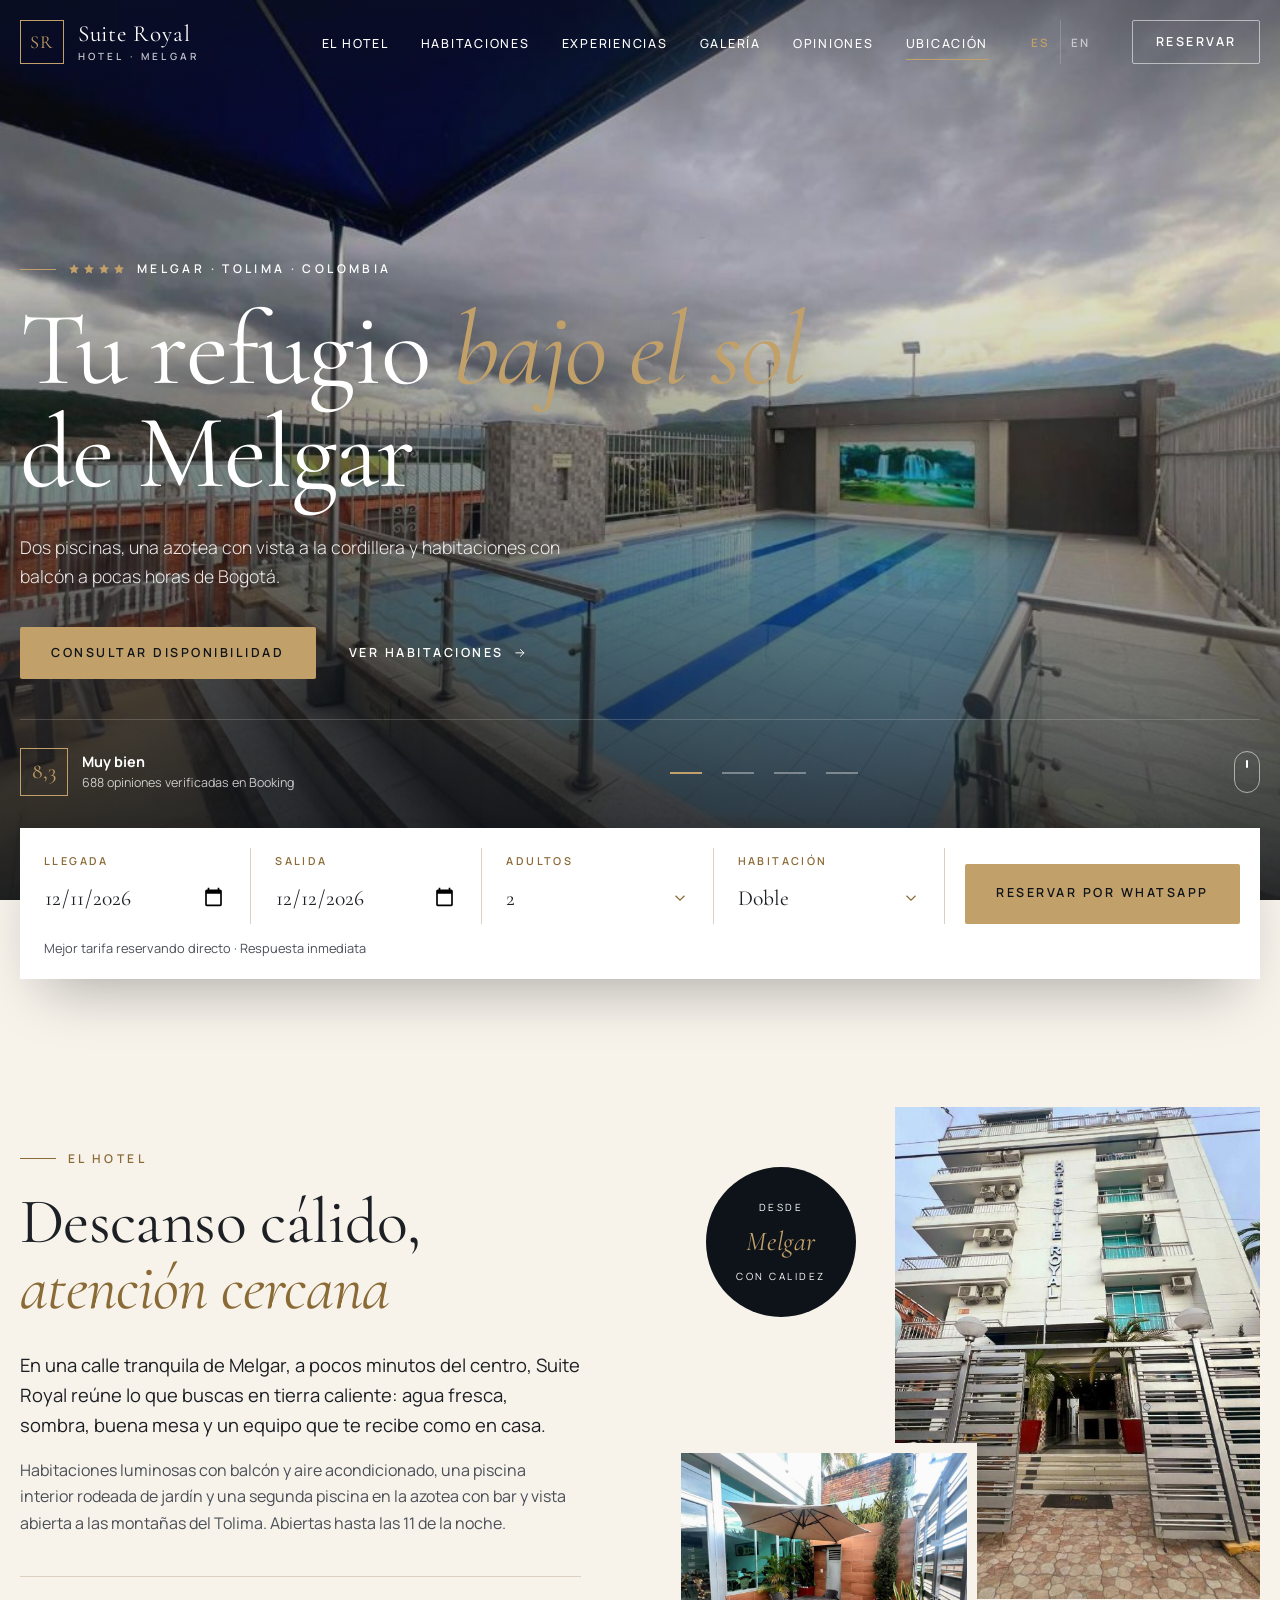
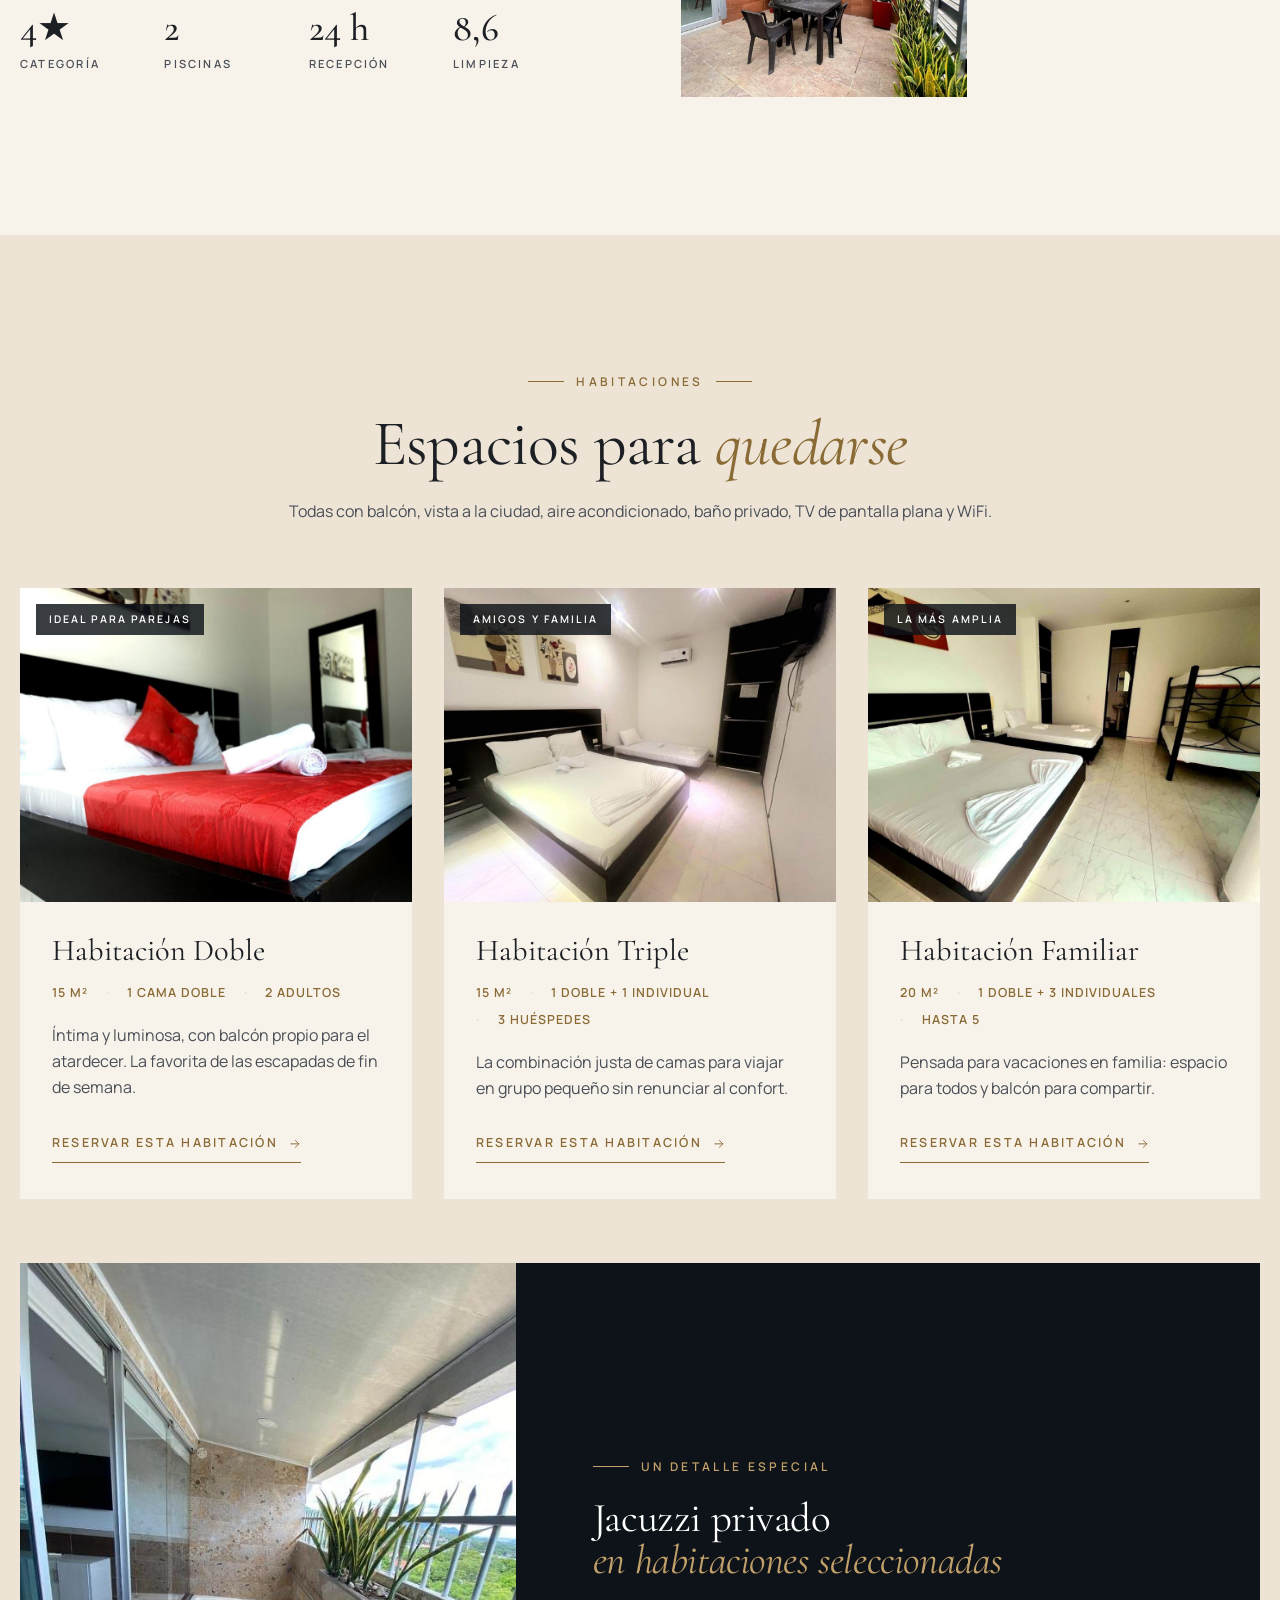
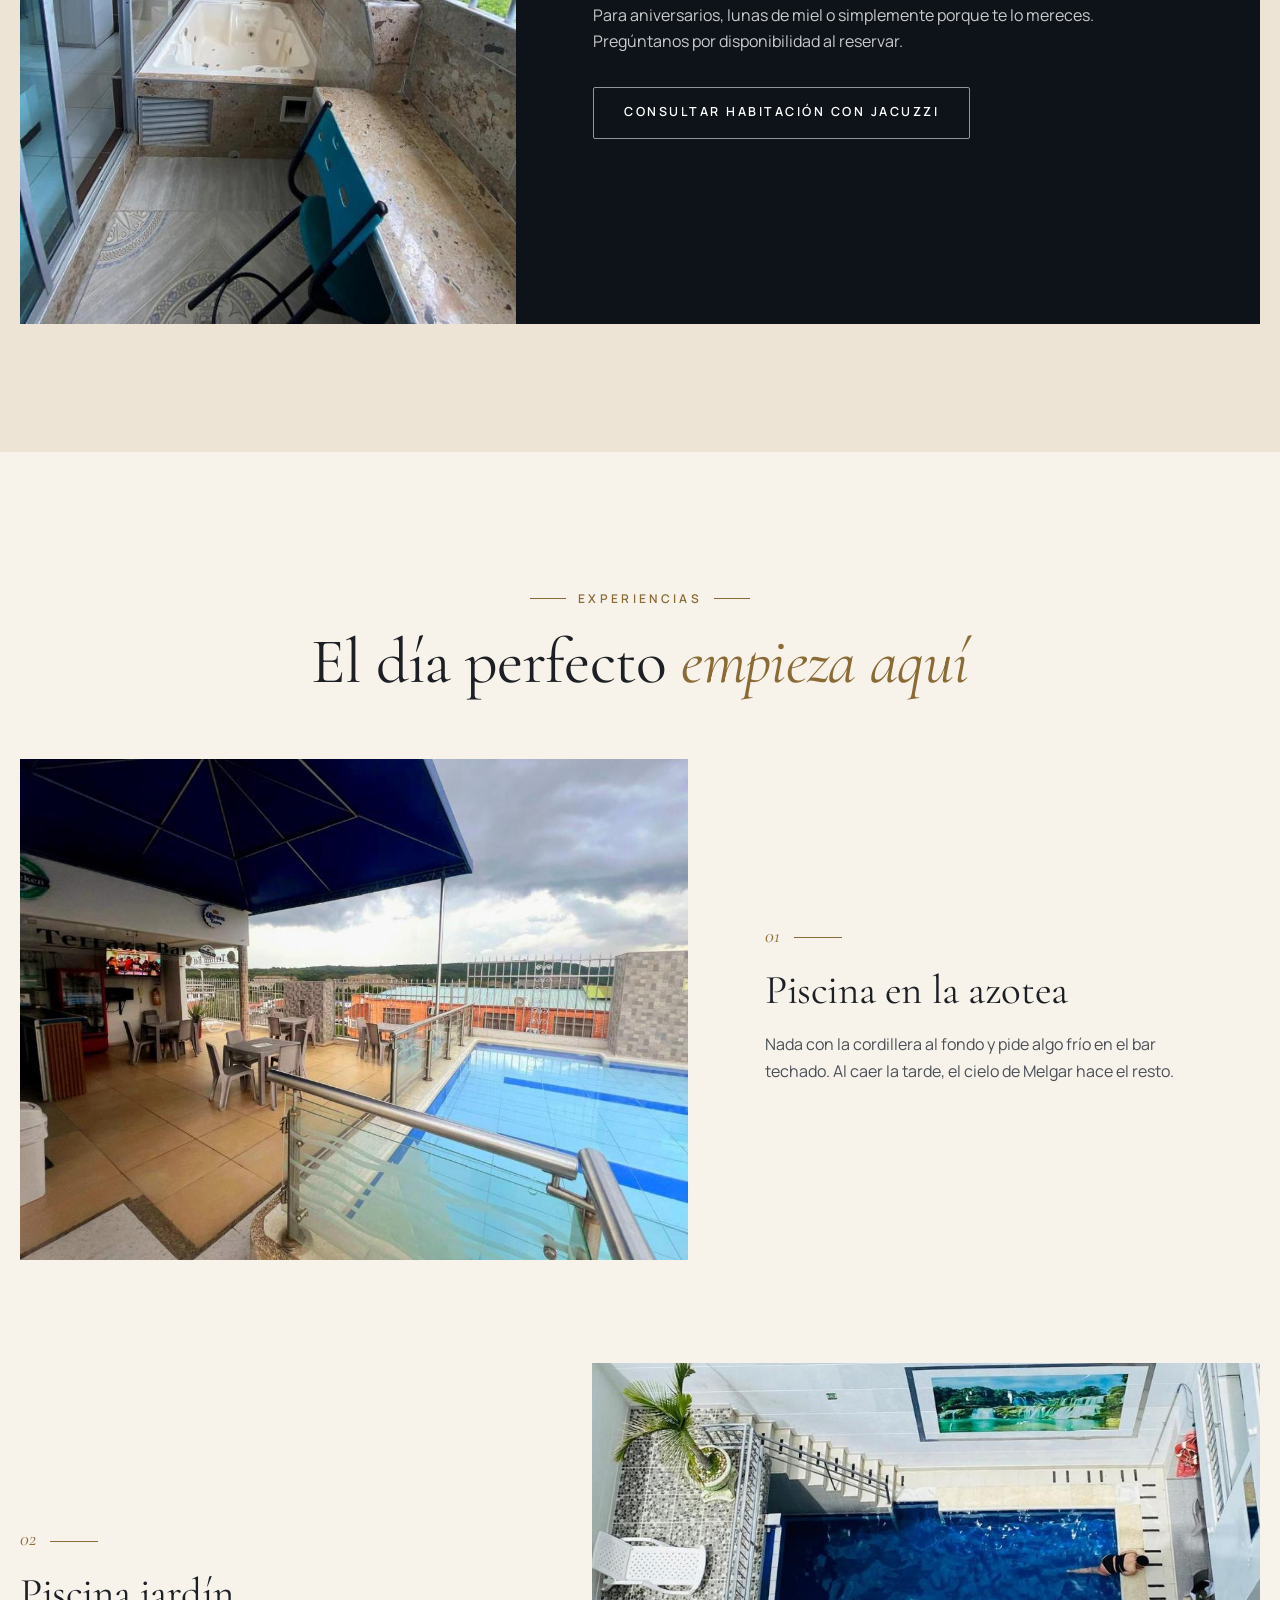
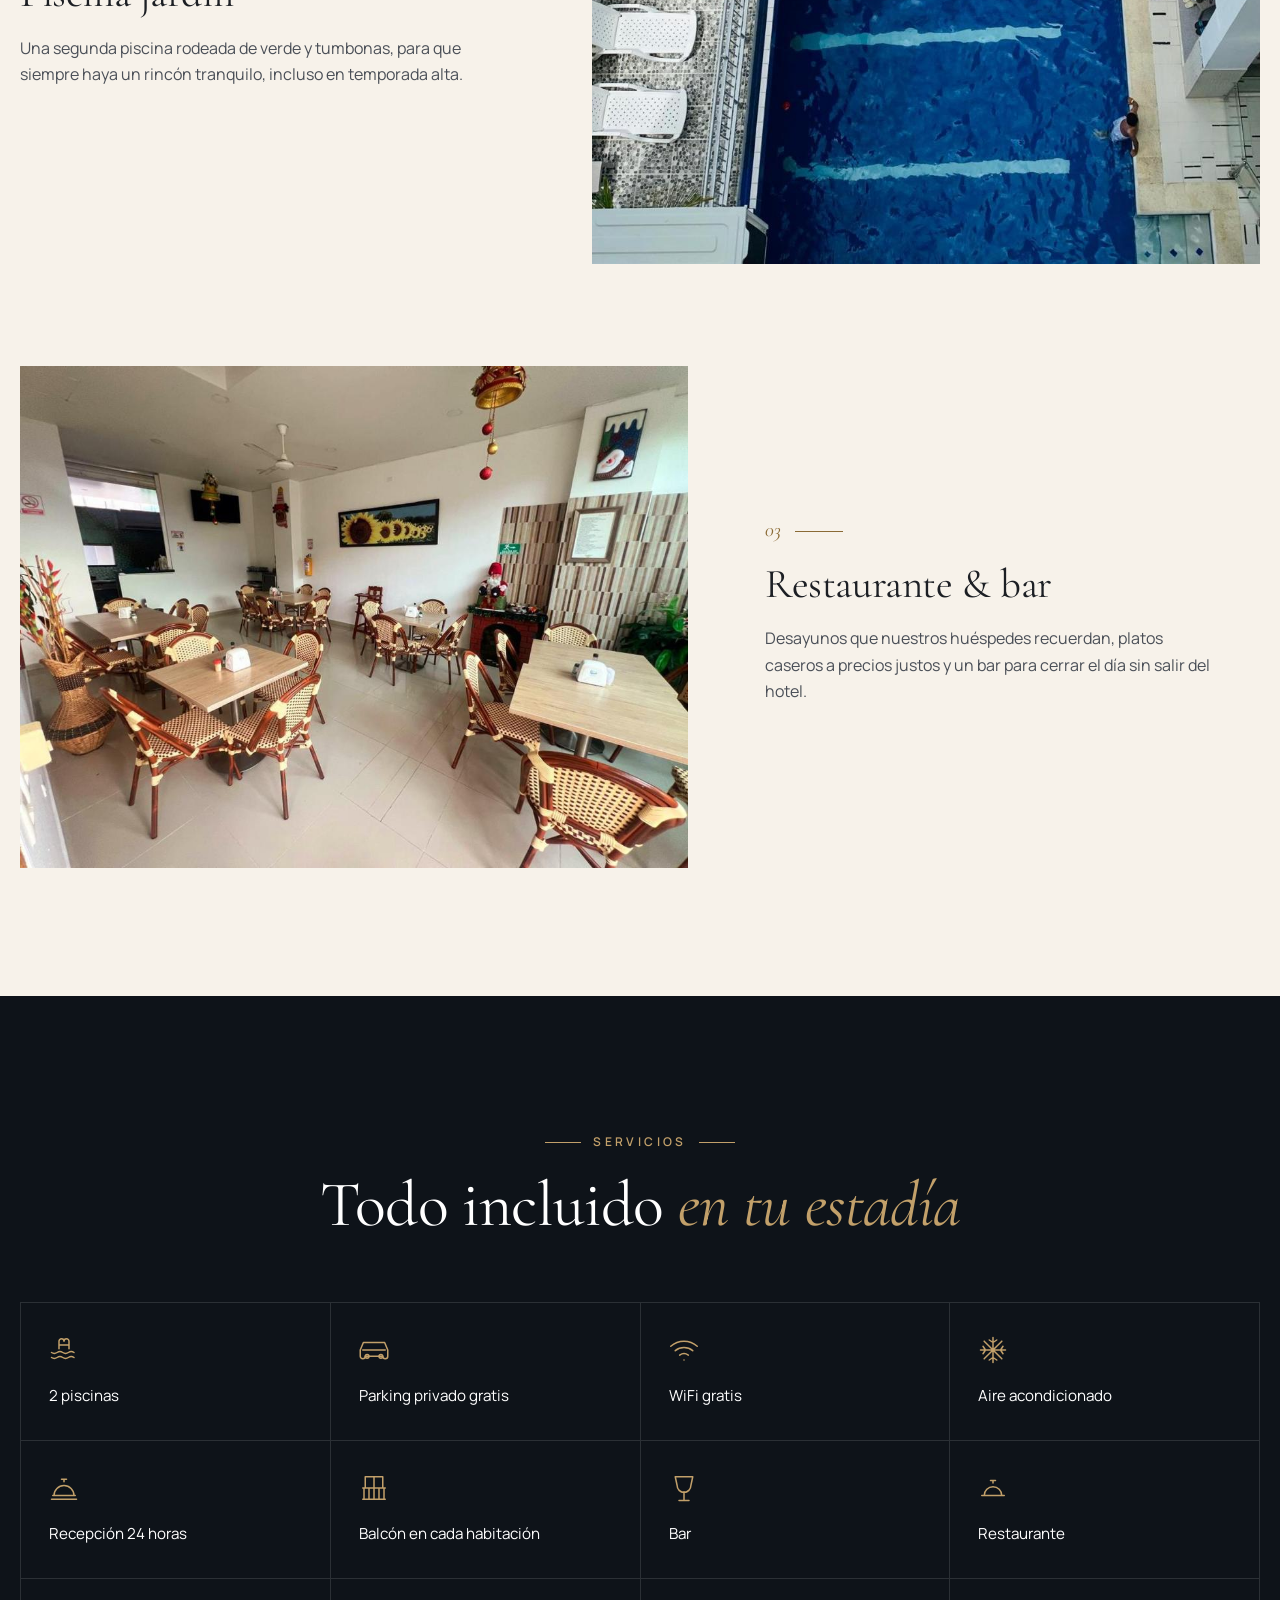
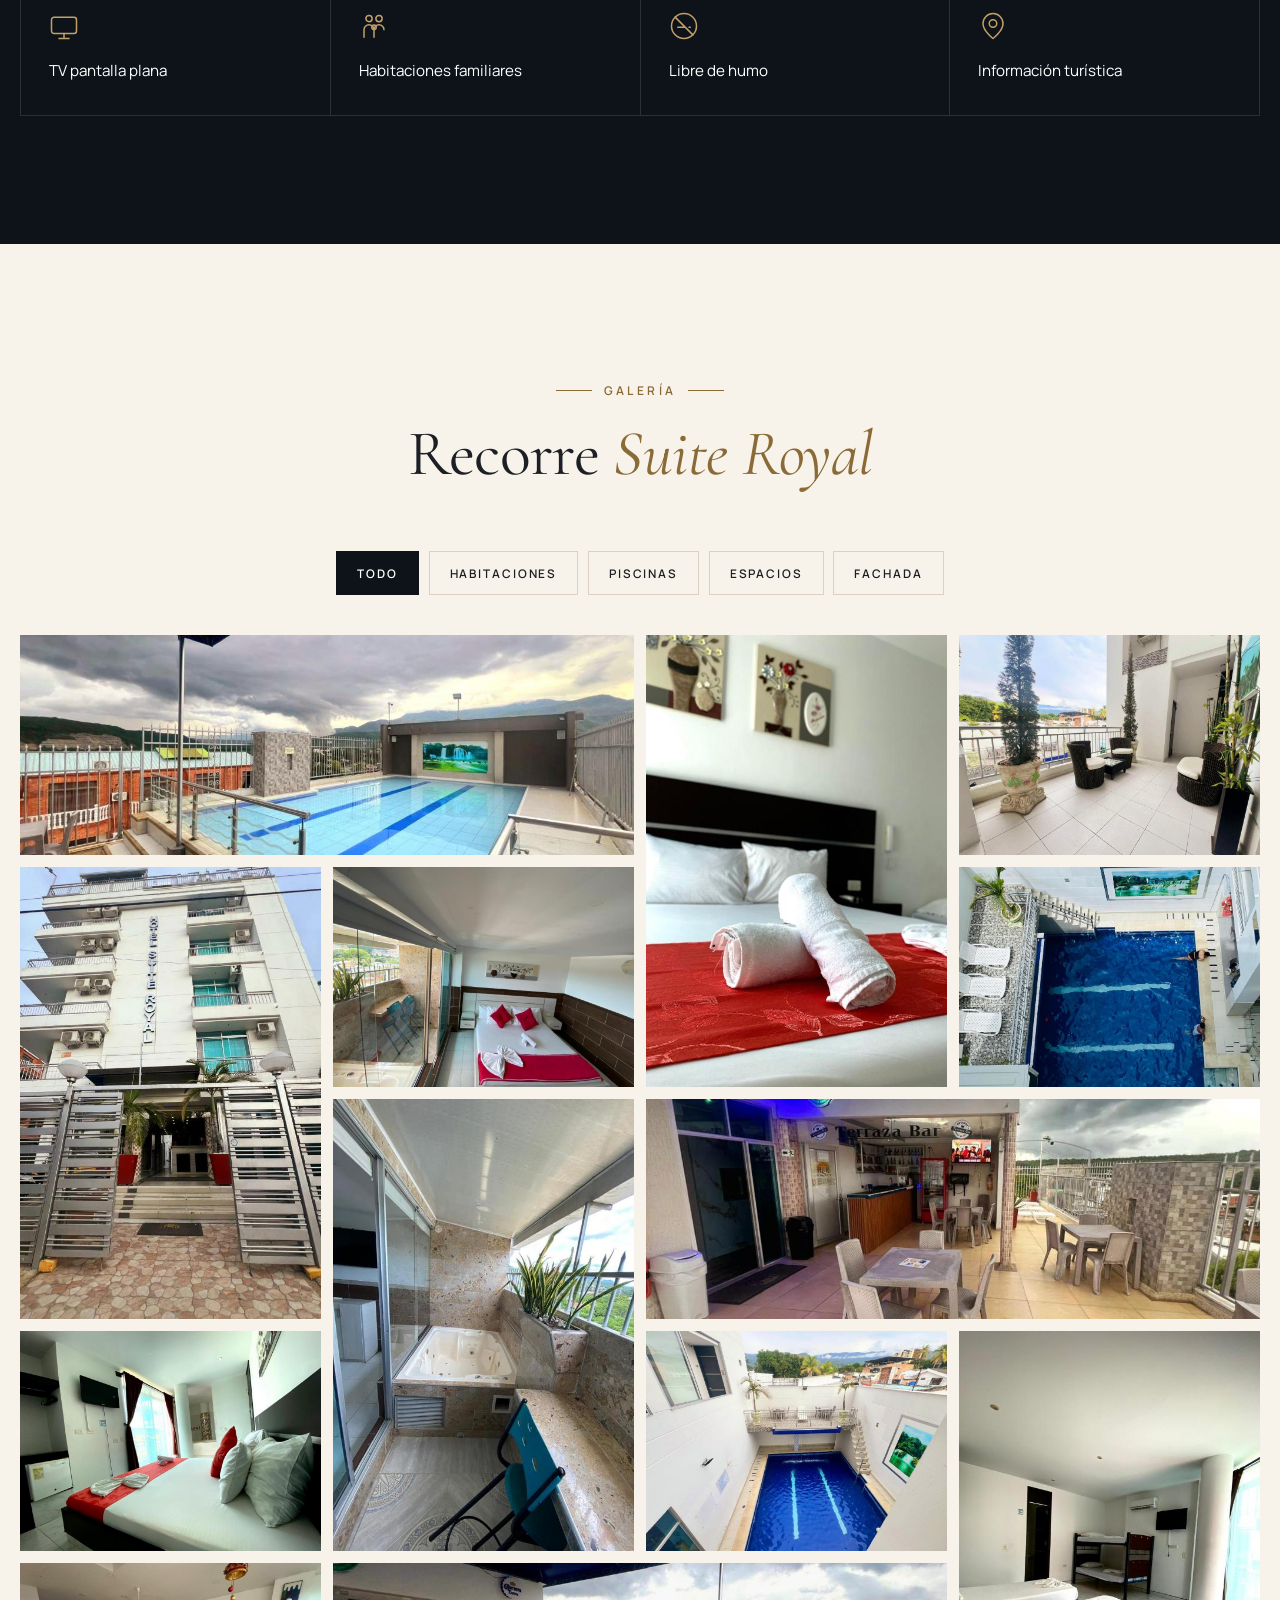
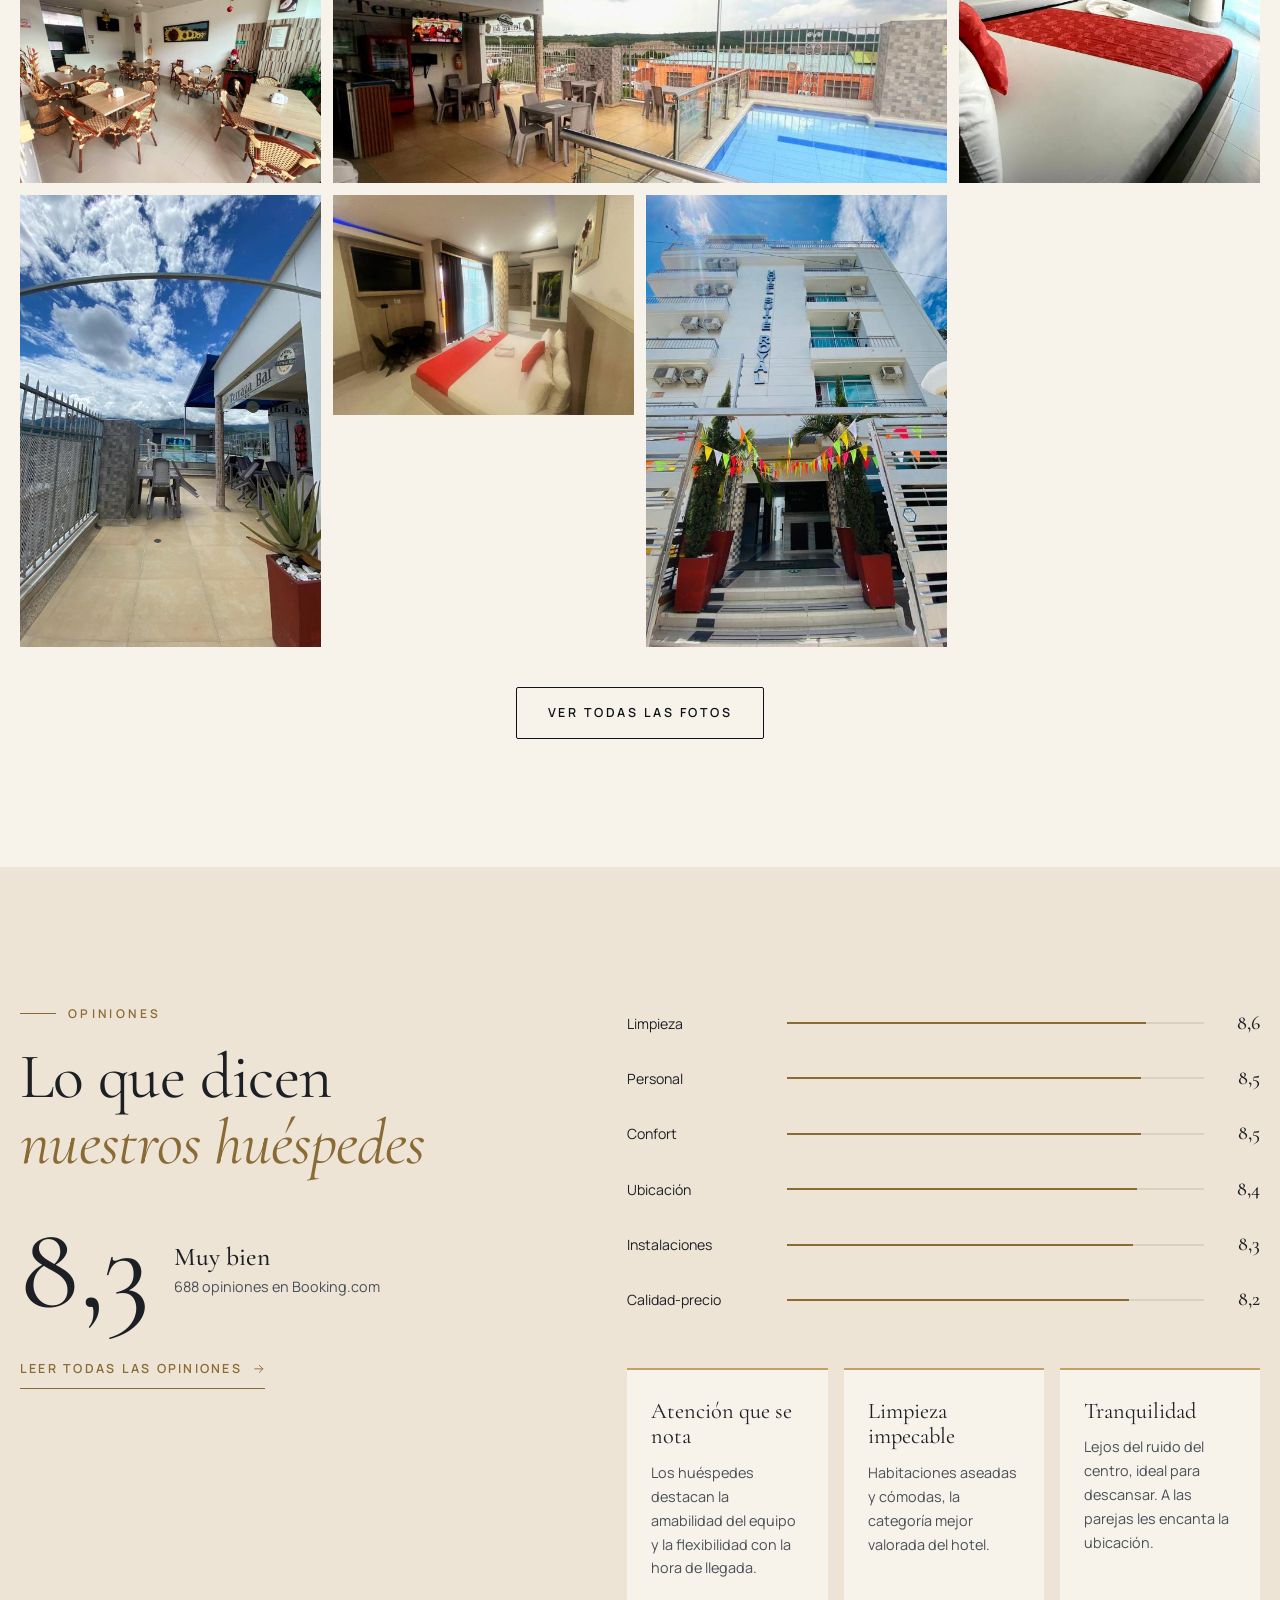
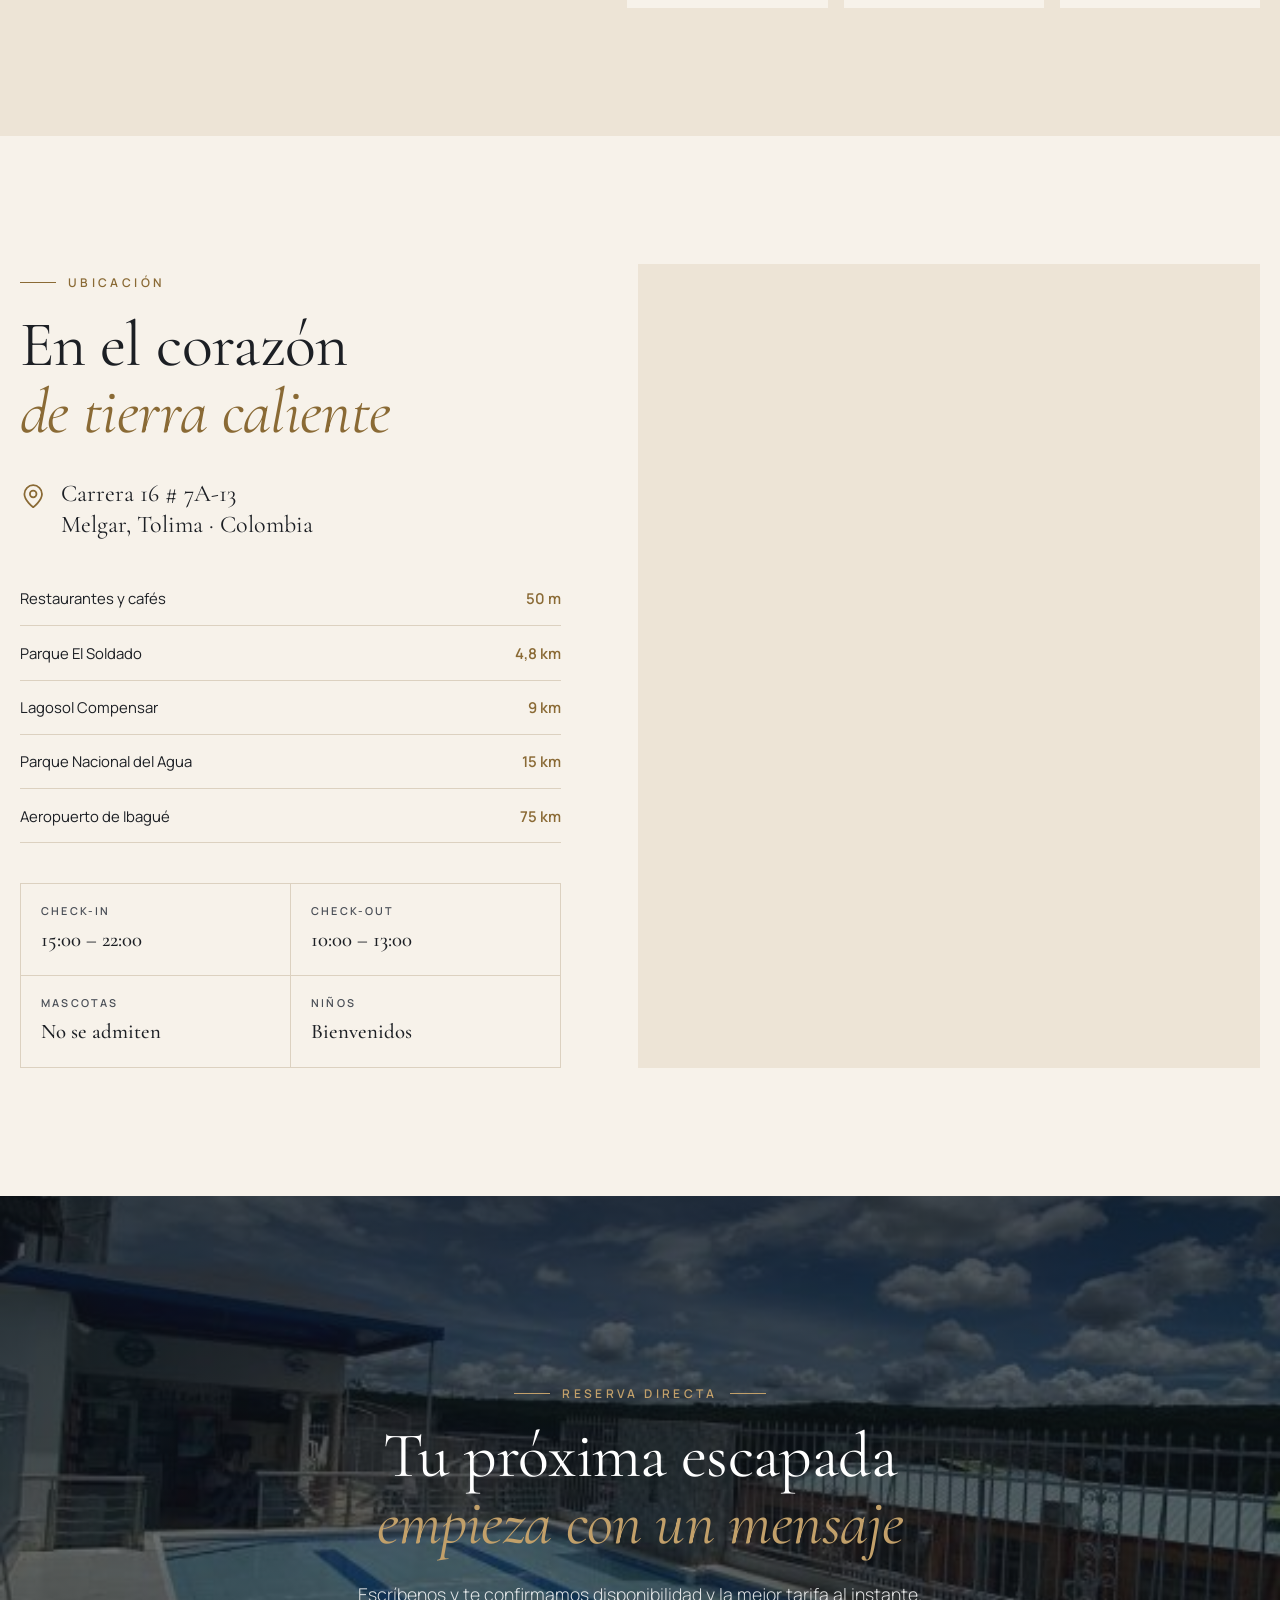
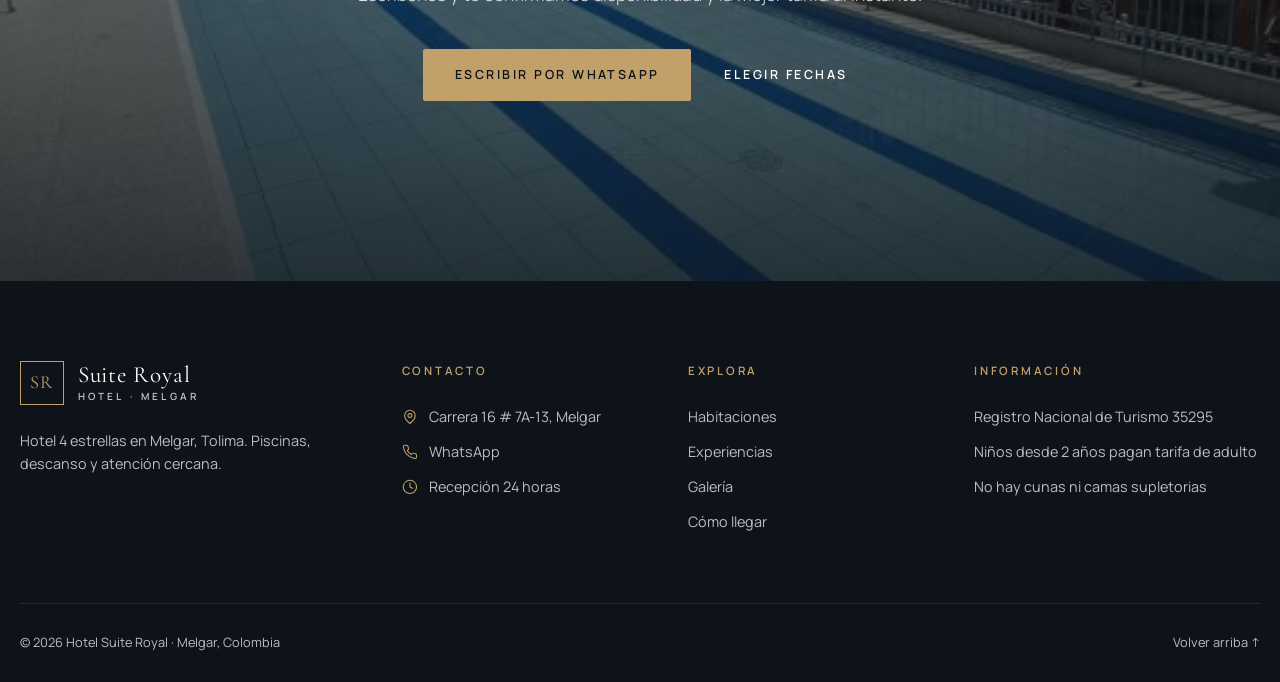
<file: index.html>
<!doctype html>
<html lang="es" class="no-js">
<head>
  <meta charset="utf-8">
  <meta name="viewport" content="width=device-width, initial-scale=1">
  <title>Hotel Suite Royal · Melgar, Tolima</title>
  <meta name="description" content="Hotel Suite Royal, hotel 4 estrellas en Melgar, Tolima. Dos piscinas, piscina en la azotea con vista a las montañas, habitaciones con balcón y aire acondicionado, parking gratis. Reserva directa.">
  <meta name="theme-color" content="#0E1319">
  <meta property="og:title" content="Hotel Suite Royal · Melgar">
  <meta property="og:description" content="Piscina en la azotea, habitaciones con balcón y el sol de Melgar. Reserva directa.">
  <meta property="og:image" content="assets/img/piscina-azotea-2.jpg">
  <link rel="alternate" hreflang="es" href="index.html">
  <link rel="alternate" hreflang="en" href="en/index.html">
  <link rel="alternate" hreflang="x-default" href="index.html">
  <link rel="preconnect" href="https://fonts.googleapis.com">
  <link rel="preconnect" href="https://fonts.gstatic.com" crossorigin>
  <link href="https://fonts.googleapis.com/css2?family=Cormorant+Garamond:ital,wght@0,400;0,500;0,600;1,400;1,500&family=Manrope:wght@300;400;500;600&display=swap" rel="stylesheet">
  <link rel="preload" as="image" href="assets/img/piscina-azotea-2.jpg">
  <link rel="stylesheet" href="css/styles.css">
</head>
<body>

<!-- Iconos SVG reutilizables -->
<svg width="0" height="0" style="position:absolute" aria-hidden="true">
  <defs>
    <symbol id="i-wifi" viewBox="0 0 24 24"><path d="M5 12.55a11 11 0 0 1 14 0M1.42 9a16 16 0 0 1 21.16 0M8.53 16.11a6 6 0 0 1 6.95 0M12 20h.01"/></symbol>
    <symbol id="i-car" viewBox="0 0 24 24"><path d="M5 17h14M5 17a2 2 0 1 1-4 0v-5l2.5-6h17L23 12v5a2 2 0 1 1-4 0M5 17h0M3 12h18"/><circle cx="6.5" cy="17" r="1.5"/><circle cx="17.5" cy="17" r="1.5"/></symbol>
    <symbol id="i-snow" viewBox="0 0 24 24"><path d="M12 2v20M4.93 4.93l14.14 14.14M2 12h20M4.93 19.07 19.07 4.93M9 4l3 2 3-2M9 20l3-2 3 2M4 9l2 3-2 3M20 9l-2 3 2 3"/></symbol>
    <symbol id="i-clock" viewBox="0 0 24 24"><circle cx="12" cy="12" r="10"/><path d="M12 6v6l4 2"/></symbol>
    <symbol id="i-pool" viewBox="0 0 24 24"><path d="M2 18c1.5 1 3 1 4.5 0s3-1 4.5 0 3 1 4.5 0 3-1 4.5 0M2 14c1.5 1 3 1 4.5 0s3-1 4.5 0 3 1 4.5 0 3-1 4.5 0M8 11V5a2 2 0 0 1 4 0M16 11V5a2 2 0 0 0-4 0M8 8h8"/></symbol>
    <symbol id="i-glass" viewBox="0 0 24 24"><path d="M8 22h8M12 15v7M5 3h14l-1.5 7a5.5 5.5 0 0 1-11 0z"/></symbol>
    <symbol id="i-dish" viewBox="0 0 24 24"><path d="M3 18h18M5 18a7 7 0 0 1 14 0M12 8V6M10 6h4"/></symbol>
    <symbol id="i-balcony" viewBox="0 0 24 24"><path d="M5 3h14v9H5zM12 3v9M3 12h18M4 12v9M8 12v9M12 12v9M16 12v9M20 12v9M3 21h18"/></symbol>
    <symbol id="i-tv" viewBox="0 0 24 24"><rect x="2" y="5" width="20" height="13" rx="2"/><path d="M8 22h8M12 18v4"/></symbol>
    <symbol id="i-nosmoke" viewBox="0 0 24 24"><circle cx="12" cy="12" r="10"/><path d="m4.9 4.9 14.2 14.2M7 13h6M16 13h1"/></symbol>
    <symbol id="i-family" viewBox="0 0 24 24"><circle cx="8" cy="6" r="2.5"/><circle cx="16" cy="6" r="2.5"/><circle cx="12" cy="13" r="1.8"/><path d="M4 21v-6a4 4 0 0 1 8 0M12 21v-6a4 4 0 0 1 8 0"/></symbol>
    <symbol id="i-concierge" viewBox="0 0 24 24"><path d="M3 18h18M4 18a8 8 0 0 1 16 0M12 7V5M10 5h4M2 21h20"/></symbol>
    <symbol id="i-arrow" viewBox="0 0 24 24"><path d="M5 12h14M13 6l6 6-6 6"/></symbol>
    <symbol id="i-pin" viewBox="0 0 24 24"><path d="M20 10c0 6-8 12-8 12S4 16 4 10a8 8 0 0 1 16 0z"/><circle cx="12" cy="10" r="3"/></symbol>
    <symbol id="i-star" viewBox="0 0 24 24"><path d="m12 2 3.1 6.3 6.9 1-5 4.9 1.2 6.8L12 17.8 5.8 21l1.2-6.8-5-4.9 6.9-1z"/></symbol>
    <symbol id="i-close" viewBox="0 0 24 24"><path d="M18 6 6 18M6 6l12 12"/></symbol>
    <symbol id="i-left" viewBox="0 0 24 24"><path d="m15 18-6-6 6-6"/></symbol>
    <symbol id="i-right" viewBox="0 0 24 24"><path d="m9 18 6-6-6-6"/></symbol>
    <symbol id="i-phone" viewBox="0 0 24 24"><path d="M22 16.9v3a2 2 0 0 1-2.2 2 19.8 19.8 0 0 1-8.6-3.1 19.5 19.5 0 0 1-6-6A19.8 19.8 0 0 1 2.1 4.2 2 2 0 0 1 4.1 2h3a2 2 0 0 1 2 1.7c.1 1 .4 1.9.7 2.8a2 2 0 0 1-.5 2.1L8 9.9a16 16 0 0 0 6 6l1.3-1.3a2 2 0 0 1 2.1-.4c.9.3 1.8.6 2.8.7a2 2 0 0 1 1.7 2z"/></symbol>
    <symbol id="i-mail" viewBox="0 0 24 24"><rect x="2" y="4" width="20" height="16" rx="2"/><path d="m22 6-10 7L2 6"/></symbol>
  </defs>
</svg>

<a class="skip-link" href="#main">Saltar al contenido</a>

<!-- ============ HEADER ============ -->
<header class="site-header" id="top">
  <div class="header-inner">
    <a href="#top" class="brand" aria-label="Hotel Suite Royal, inicio">
      <span class="brand-mark" aria-hidden="true">SR</span>
      <span class="brand-text">
        <span class="brand-name">Suite Royal</span>
        <span class="brand-sub">Hotel · Melgar</span>
      </span>
    </a>

    <nav class="main-nav" id="main-nav" aria-label="Principal">
      <ul>
        <li><a href="#hotel">El hotel</a></li>
        <li><a href="#habitaciones">Habitaciones</a></li>
        <li><a href="#experiencias">Experiencias</a></li>
        <li><a href="#galeria">Galería</a></li>
        <li><a href="#opiniones">Opiniones</a></li>
        <li><a href="#ubicacion">Ubicación</a></li>
      </ul>
      <a href="#reservar" class="btn btn-gold nav-cta-mobile">Reservar</a>
    </nav>

    <div class="lang-switch" role="group" aria-label="Idioma">
      <a href="index.html" lang="es" aria-current="true">ES</a>
      <a href="en/index.html" lang="en" hreflang="en">EN</a>
    </div>
    <a href="#reservar" class="btn btn-outline-light header-cta">Reservar</a>
    <button class="nav-toggle" aria-controls="main-nav" aria-expanded="false" aria-label="Abrir menú">
      <span></span><span></span>
    </button>
  </div>
</header>

<main id="main">

<!-- ============ HERO ============ -->
<section class="hero" aria-label="Bienvenida">
  <div class="hero-media" aria-hidden="true">
    <img class="hero-slide is-active" src="assets/img/piscina-azotea-2.jpg" alt="" width="1024" height="768" fetchpriority="high">
    <img class="hero-slide" src="assets/img/piscina-cenital.jpg" alt="" width="891" height="768">
    <img class="hero-slide" src="assets/img/terraza-lounge.jpg" alt="" width="1024" height="768">
    <img class="hero-slide" src="assets/img/hab-balcon.jpg" alt="" width="1024" height="768">
  </div>
  <div class="hero-overlay" aria-hidden="true"></div>

  <div class="hero-content container">
    <p class="eyebrow hero-eyebrow">
      <span class="stars" aria-label="Hotel de 4 estrellas">
        <svg><use href="#i-star"/></svg><svg><use href="#i-star"/></svg><svg><use href="#i-star"/></svg><svg><use href="#i-star"/></svg>
      </span>
      Melgar · Tolima · Colombia
    </p>
    <h1 class="hero-title">
      Tu refugio <em>bajo el sol</em><br> de Melgar
    </h1>
    <p class="hero-lead">Dos piscinas, una azotea con vista a la cordillera y habitaciones con balcón a pocas horas de Bogotá.</p>
    <div class="hero-actions">
      <a href="#reservar" class="btn btn-gold">Consultar disponibilidad</a>
      <a href="#habitaciones" class="btn btn-ghost-light">Ver habitaciones <svg class="ico"><use href="#i-arrow"/></svg></a>
    </div>
  </div>

  <div class="hero-foot container">
    <div class="hero-rating">
      <span class="rating-badge">8,3</span>
      <span><strong>Muy bien</strong><br><small>688 opiniones verificadas en Booking</small></span>
    </div>
    <div class="hero-dots" role="tablist" aria-label="Imágenes destacadas">
      <button role="tab" aria-selected="true" aria-label="Imagen 1"></button>
      <button role="tab" aria-selected="false" aria-label="Imagen 2"></button>
      <button role="tab" aria-selected="false" aria-label="Imagen 3"></button>
      <button role="tab" aria-selected="false" aria-label="Imagen 4"></button>
    </div>
    <a href="#hotel" class="scroll-cue" aria-label="Desplazarse al contenido"><span></span></a>
  </div>
</section>

<!-- ============ BOOKING BAR ============ -->
<section class="booking" id="reservar" aria-labelledby="booking-title">
  <div class="container">
    <form class="booking-bar" id="booking-form" novalidate>
      <h2 id="booking-title" class="visually-hidden">Consultar disponibilidad</h2>
      <div class="field">
        <label for="checkin">Llegada</label>
        <input type="date" id="checkin" name="checkin" required>
      </div>
      <div class="field">
        <label for="checkout">Salida</label>
        <input type="date" id="checkout" name="checkout" required>
      </div>
      <div class="field">
        <label for="adults">Adultos</label>
        <select id="adults" name="adults">
          <option>1</option><option selected>2</option><option>3</option><option>4</option><option>5</option>
        </select>
      </div>
      <div class="field">
        <label for="room">Habitación</label>
        <select id="room" name="room">
          <option>Doble</option><option>Triple</option><option>Familiar</option><option>Sin preferencia</option>
        </select>
      </div>
      <button type="submit" class="btn btn-gold booking-submit">
        Reservar por WhatsApp
      </button>
      <p class="booking-note" id="booking-msg" role="status" aria-live="polite">Mejor tarifa reservando directo · Respuesta inmediata</p>
    </form>
  </div>
</section>

<!-- ============ EL HOTEL ============ -->
<section class="section intro" id="hotel" aria-labelledby="intro-title">
  <div class="container intro-grid">
    <div class="intro-copy reveal">
      <p class="eyebrow">El hotel</p>
      <h2 id="intro-title" class="display">Descanso cálido,<br><em>atención cercana</em></h2>
      <p class="lead">En una calle tranquila de Melgar, a pocos minutos del centro, Suite Royal reúne lo que buscas en tierra caliente: agua fresca, sombra, buena mesa y un equipo que te recibe como en casa.</p>
      <p>Habitaciones luminosas con balcón y aire acondicionado, una piscina interior rodeada de jardín y una segunda piscina en la azotea con bar y vista abierta a las montañas del Tolima. Abiertas hasta las 11 de la noche.</p>
      <ul class="stats" aria-label="El hotel en cifras">
        <li><strong>4★</strong><span>Categoría</span></li>
        <li><strong>2</strong><span>Piscinas</span></li>
        <li><strong>24 h</strong><span>Recepción</span></li>
        <li><strong>8,6</strong><span>Limpieza</span></li>
      </ul>
    </div>
    <div class="intro-media reveal">
      <figure class="intro-img intro-img-a">
        <img src="assets/img/fachada-1.jpg" alt="Fachada blanca del Hotel Suite Royal con balcones de vidrio" width="576" height="768" loading="lazy">
      </figure>
      <figure class="intro-img intro-img-b">
        <img src="assets/img/terraza-comedor.jpg" alt="Terraza con mesas y parasol junto a jardín vertical" width="1024" height="768" loading="lazy">
      </figure>
      <div class="intro-badge" aria-hidden="true">
        <span>Desde</span><strong>Melgar</strong><span>con calidez</span>
      </div>
    </div>
  </div>
</section>

<!-- ============ HABITACIONES ============ -->
<section class="section rooms" id="habitaciones" aria-labelledby="rooms-title">
  <div class="container">
    <header class="section-head reveal">
      <p class="eyebrow">Habitaciones</p>
      <h2 id="rooms-title" class="display">Espacios para <em>quedarse</em></h2>
      <p class="section-sub">Todas con balcón, vista a la ciudad, aire acondicionado, baño privado, TV de pantalla plana y WiFi.</p>
    </header>

    <div class="rooms-grid">
      <article class="room-card reveal">
        <div class="room-media">
          <img src="assets/img/hab-doble-4.jpg" alt="Habitación Doble con cama doble y cojines rojos" width="1024" height="768" loading="lazy">
          <span class="room-tag">Ideal para parejas</span>
        </div>
        <div class="room-body">
          <h3>Habitación Doble</h3>
          <ul class="room-specs">
            <li>15 m²</li><li>1 cama doble</li><li>2 adultos</li>
          </ul>
          <p>Íntima y luminosa, con balcón propio para el atardecer. La favorita de las escapadas de fin de semana.</p>
          <a href="#reservar" class="link-arrow" data-room="Doble">Reservar esta habitación <svg class="ico"><use href="#i-arrow"/></svg></a>
        </div>
      </article>

      <article class="room-card reveal">
        <div class="room-media">
          <img src="assets/img/hab-triple-1.jpg" alt="Habitación Triple con cama doble y cama individual" width="1024" height="768" loading="lazy">
          <span class="room-tag">Amigos y familia</span>
        </div>
        <div class="room-body">
          <h3>Habitación Triple</h3>
          <ul class="room-specs">
            <li>15 m²</li><li>1 doble + 1 individual</li><li>3 huéspedes</li>
          </ul>
          <p>La combinación justa de camas para viajar en grupo pequeño sin renunciar al confort.</p>
          <a href="#reservar" class="link-arrow" data-room="Triple">Reservar esta habitación <svg class="ico"><use href="#i-arrow"/></svg></a>
        </div>
      </article>

      <article class="room-card reveal">
        <div class="room-media">
          <img src="assets/img/hab-familiar-2.jpg" alt="Habitación Familiar con cama doble y camarote" width="1024" height="768" loading="lazy">
          <span class="room-tag">La más amplia</span>
        </div>
        <div class="room-body">
          <h3>Habitación Familiar</h3>
          <ul class="room-specs">
            <li>20 m²</li><li>1 doble + 3 individuales</li><li>Hasta 5</li>
          </ul>
          <p>Pensada para vacaciones en familia: espacio para todos y balcón para compartir.</p>
          <a href="#reservar" class="link-arrow" data-room="Familiar">Reservar esta habitación <svg class="ico"><use href="#i-arrow"/></svg></a>
        </div>
      </article>
    </div>

    <aside class="feature-band reveal" aria-labelledby="jacuzzi-title">
      <div class="feature-band-media">
        <img src="assets/img/jacuzzi-balcon.jpg" alt="Jacuzzi junto a ventanal con vista a la vegetación" width="576" height="768" loading="lazy">
      </div>
      <div class="feature-band-copy">
        <p class="eyebrow eyebrow-light">Un detalle especial</p>
        <h3 id="jacuzzi-title" class="display display-sm">Jacuzzi privado <em>en habitaciones seleccionadas</em></h3>
        <p>Para aniversarios, lunas de miel o simplemente porque te lo mereces. Pregúntanos por disponibilidad al reservar.</p>
        <a href="#reservar" class="btn btn-outline-light" data-room="Con jacuzzi">Consultar habitación con jacuzzi</a>
      </div>
    </aside>
  </div>
</section>

<!-- ============ EXPERIENCIAS ============ -->
<section class="section experiences" id="experiencias" aria-labelledby="exp-title">
  <div class="container">
    <header class="section-head reveal">
      <p class="eyebrow">Experiencias</p>
      <h2 id="exp-title" class="display">El día perfecto <em>empieza aquí</em></h2>
    </header>

    <div class="exp-row reveal">
      <figure class="exp-media">
        <img src="assets/img/piscina-azotea-bar.jpg" alt="Piscina en la azotea con bar cubierto y vista a la ciudad" width="1024" height="768" loading="lazy">
      </figure>
      <div class="exp-copy">
        <span class="exp-num">01</span>
        <h3 class="display display-sm">Piscina en la azotea</h3>
        <p>Nada con la cordillera al fondo y pide algo frío en el bar techado. Al caer la tarde, el cielo de Melgar hace el resto.</p>
      </div>
    </div>

    <div class="exp-row exp-row-reverse reveal">
      <figure class="exp-media">
        <img src="assets/img/piscina-cenital.jpg" alt="Vista cenital de la piscina interior rodeada de plantas" width="891" height="768" loading="lazy">
      </figure>
      <div class="exp-copy">
        <span class="exp-num">02</span>
        <h3 class="display display-sm">Piscina jardín</h3>
        <p>Una segunda piscina rodeada de verde y tumbonas, para que siempre haya un rincón tranquilo, incluso en temporada alta.</p>
      </div>
    </div>

    <div class="exp-row reveal">
      <figure class="exp-media">
        <img src="assets/img/restaurante.jpg" alt="Restaurante del hotel con mesas de madera y sillas tejidas" width="1024" height="768" loading="lazy">
      </figure>
      <div class="exp-copy">
        <span class="exp-num">03</span>
        <h3 class="display display-sm">Restaurante &amp; bar</h3>
        <p>Desayunos que nuestros huéspedes recuerdan, platos caseros a precios justos y un bar para cerrar el día sin salir del hotel.</p>
      </div>
    </div>
  </div>
</section>

<!-- ============ SERVICIOS ============ -->
<section class="section amenities" aria-labelledby="amen-title">
  <div class="container">
    <header class="section-head section-head-light reveal">
      <p class="eyebrow eyebrow-light">Servicios</p>
      <h2 id="amen-title" class="display">Todo incluido <em>en tu estadía</em></h2>
    </header>
    <ul class="amen-grid reveal">
      <li><svg class="amen-ico" aria-hidden="true"><use href="#i-pool"/></svg><span>2 piscinas</span></li>
      <li><svg class="amen-ico" aria-hidden="true"><use href="#i-car"/></svg><span>Parking privado gratis</span></li>
      <li><svg class="amen-ico" aria-hidden="true"><use href="#i-wifi"/></svg><span>WiFi gratis</span></li>
      <li><svg class="amen-ico" aria-hidden="true"><use href="#i-snow"/></svg><span>Aire acondicionado</span></li>
      <li><svg class="amen-ico" aria-hidden="true"><use href="#i-concierge"/></svg><span>Recepción 24 horas</span></li>
      <li><svg class="amen-ico" aria-hidden="true"><use href="#i-balcony"/></svg><span>Balcón en cada habitación</span></li>
      <li><svg class="amen-ico" aria-hidden="true"><use href="#i-glass"/></svg><span>Bar</span></li>
      <li><svg class="amen-ico" aria-hidden="true"><use href="#i-dish"/></svg><span>Restaurante</span></li>
      <li><svg class="amen-ico" aria-hidden="true"><use href="#i-tv"/></svg><span>TV pantalla plana</span></li>
      <li><svg class="amen-ico" aria-hidden="true"><use href="#i-family"/></svg><span>Habitaciones familiares</span></li>
      <li><svg class="amen-ico" aria-hidden="true"><use href="#i-nosmoke"/></svg><span>Libre de humo</span></li>
      <li><svg class="amen-ico" aria-hidden="true"><use href="#i-pin"/></svg><span>Información turística</span></li>
    </ul>
  </div>
</section>

<!-- ============ GALERÍA ============ -->
<section class="section gallery" id="galeria" aria-labelledby="gal-title">
  <div class="container">
    <header class="section-head reveal">
      <p class="eyebrow">Galería</p>
      <h2 id="gal-title" class="display">Recorre <em>Suite Royal</em></h2>
    </header>

    <div class="gal-filters reveal" role="group" aria-label="Filtrar galería">
      <button class="chip is-active" data-filter="all" aria-pressed="true">Todo</button>
      <button class="chip" data-filter="hab" aria-pressed="false">Habitaciones</button>
      <button class="chip" data-filter="pis" aria-pressed="false">Piscinas</button>
      <button class="chip" data-filter="esp" aria-pressed="false">Espacios</button>
      <button class="chip" data-filter="fac" aria-pressed="false">Fachada</button>
    </div>

    <div class="gal-grid" id="gal-grid"><!-- generado por js/main.js --></div>
  </div>
</section>

<!-- ============ OPINIONES ============ -->
<section class="section reviews" id="opiniones" aria-labelledby="rev-title">
  <div class="container reviews-grid">
    <div class="reviews-score reveal">
      <p class="eyebrow">Opiniones</p>
      <h2 id="rev-title" class="display">Lo que dicen <em>nuestros huéspedes</em></h2>
      <div class="score-big">
        <span class="score-num">8,3</span>
        <span class="score-label"><strong>Muy bien</strong><br>688 opiniones en Booking.com</span>
      </div>
      <a class="link-arrow" href="https://www.booking.com/hotel/co/suite-royal.es.html#tab-reviews" target="_blank" rel="noopener">Leer todas las opiniones <svg class="ico"><use href="#i-arrow"/></svg></a>
    </div>

    <div class="reviews-detail reveal">
      <ul class="score-bars" aria-label="Puntuación por categoría">
        <li><span>Limpieza</span><span class="bar"><i style="--v:86%"></i></span><b>8,6</b></li>
        <li><span>Personal</span><span class="bar"><i style="--v:85%"></i></span><b>8,5</b></li>
        <li><span>Confort</span><span class="bar"><i style="--v:85%"></i></span><b>8,5</b></li>
        <li><span>Ubicación</span><span class="bar"><i style="--v:84%"></i></span><b>8,4</b></li>
        <li><span>Instalaciones</span><span class="bar"><i style="--v:83%"></i></span><b>8,3</b></li>
        <li><span>Calidad-precio</span><span class="bar"><i style="--v:82%"></i></span><b>8,2</b></li>
      </ul>

      <div class="highlights">
        <article class="hl-card">
          <h3>Atención que se nota</h3>
          <p>Los huéspedes destacan la amabilidad del equipo y la flexibilidad con la hora de llegada.</p>
        </article>
        <article class="hl-card">
          <h3>Limpieza impecable</h3>
          <p>Habitaciones aseadas y cómodas, la categoría mejor valorada del hotel.</p>
        </article>
        <article class="hl-card">
          <h3>Tranquilidad</h3>
          <p>Lejos del ruido del centro, ideal para descansar. A las parejas les encanta la ubicación.</p>
        </article>
      </div>
    </div>
  </div>
</section>

<!-- ============ UBICACIÓN ============ -->
<section class="section location" id="ubicacion" aria-labelledby="loc-title">
  <div class="container loc-grid">
    <div class="loc-copy reveal">
      <p class="eyebrow">Ubicación</p>
      <h2 id="loc-title" class="display">En el corazón <em>de tierra caliente</em></h2>
      <address class="loc-address">
        <svg class="ico" aria-hidden="true"><use href="#i-pin"/></svg>
        Carrera 16 # 7A-13<br>Melgar, Tolima · Colombia
      </address>
      <ul class="distances">
        <li><span>Restaurantes y cafés</span><b>50 m</b></li>
        <li><span>Parque El Soldado</span><b>4,8 km</b></li>
        <li><span>Lagosol Compensar</span><b>9 km</b></li>
        <li><span>Parque Nacional del Agua</span><b>15 km</b></li>
        <li><span>Aeropuerto de Ibagué</span><b>75 km</b></li>
      </ul>

      <div class="policies">
        <div><span>Check-in</span><b>15:00 – 22:00</b></div>
        <div><span>Check-out</span><b>10:00 – 13:00</b></div>
        <div><span>Mascotas</span><b>No se admiten</b></div>
        <div><span>Niños</span><b>Bienvenidos</b></div>
      </div>
    </div>
    <div class="loc-map reveal">
      <iframe title="Mapa: Hotel Suite Royal en Melgar" src="https://www.google.com/maps?q=Hotel+Suite+Royal,+Carrera+16+7A-13,+Melgar,+Tolima&output=embed" loading="lazy" referrerpolicy="no-referrer-when-downgrade"></iframe>
    </div>
  </div>
</section>

<!-- ============ CTA ============ -->
<section class="cta" aria-labelledby="cta-title">
  <img class="cta-bg" src="assets/img/piscina-azotea-1.jpg" alt="" width="576" height="768" loading="lazy">
  <div class="cta-overlay" aria-hidden="true"></div>
  <div class="container cta-content reveal">
    <p class="eyebrow eyebrow-light">Reserva directa</p>
    <h2 id="cta-title" class="display">Tu próxima escapada<br><em>empieza con un mensaje</em></h2>
    <p>Escríbenos y te confirmamos disponibilidad y la mejor tarifa al instante.</p>
    <div class="hero-actions">
      <a href="#" class="btn btn-gold js-whatsapp">Escribir por WhatsApp</a>
      <a href="#reservar" class="btn btn-ghost-light">Elegir fechas</a>
    </div>
  </div>
</section>

</main>

<!-- ============ FOOTER ============ -->
<footer class="site-footer">
  <div class="container footer-grid">
    <div class="footer-brand">
      <a href="#top" class="brand" aria-label="Hotel Suite Royal, volver arriba">
        <span class="brand-mark" aria-hidden="true">SR</span>
        <span class="brand-text">
          <span class="brand-name">Suite Royal</span>
          <span class="brand-sub">Hotel · Melgar</span>
        </span>
      </a>
      <p>Hotel 4 estrellas en Melgar, Tolima. Piscinas, descanso y atención cercana.</p>
    </div>
    <div>
      <h3 class="footer-title">Contacto</h3>
      <ul class="footer-list">
        <li><svg class="ico" aria-hidden="true"><use href="#i-pin"/></svg> Carrera 16 # 7A-13, Melgar</li>
        <li><svg class="ico" aria-hidden="true"><use href="#i-phone"/></svg> <a href="#" class="js-whatsapp js-phone-label">WhatsApp</a></li>
        <li><svg class="ico" aria-hidden="true"><use href="#i-clock"/></svg> Recepción 24 horas</li>
      </ul>
    </div>
    <div>
      <h3 class="footer-title">Explora</h3>
      <ul class="footer-list">
        <li><a href="#habitaciones">Habitaciones</a></li>
        <li><a href="#experiencias">Experiencias</a></li>
        <li><a href="#galeria">Galería</a></li>
        <li><a href="#ubicacion">Cómo llegar</a></li>
      </ul>
    </div>
    <div>
      <h3 class="footer-title">Información</h3>
      <ul class="footer-list">
        <li>Registro Nacional de Turismo 35295</li>
        <li>Niños desde 2 años pagan tarifa de adulto</li>
        <li>No hay cunas ni camas supletorias</li>
      </ul>
    </div>
  </div>
  <div class="container footer-bottom">
    <p>© <span id="year">2026</span> Hotel Suite Royal · Melgar, Colombia</p>
    <a href="#top">Volver arriba ↑</a>
  </div>
</footer>

<!-- WhatsApp flotante -->
<a href="#" class="wa-float js-whatsapp" aria-label="Escribir por WhatsApp">
  <svg viewBox="0 0 32 32" aria-hidden="true"><path fill="currentColor" d="M16 3a13 13 0 0 0-11.2 19.6L3 29l6.6-1.7A13 13 0 1 0 16 3zm0 23.7c-2 0-4-.5-5.7-1.6l-.4-.2-3.9 1 1-3.8-.3-.4A10.7 10.7 0 1 1 16 26.7zm5.9-8c-.3-.2-1.9-1-2.2-1s-.5-.2-.7.2l-1 1.2c-.2.2-.4.3-.7.1a8.8 8.8 0 0 1-4.4-3.8c-.3-.6.3-.5 1-1.7.1-.2 0-.4 0-.6l-1-2.4c-.3-.6-.5-.5-.7-.5h-.6c-.2 0-.6 0-.9.4-.3.3-1.2 1.1-1.2 2.8s1.2 3.2 1.4 3.5c.2.2 2.4 3.6 5.8 5 2.1 1 3 1 4 .8.7-.1 1.9-.8 2.2-1.5.3-.8.3-1.4.2-1.5l-.6-.3z"/></svg>
</a>

<!-- Lightbox -->
<div class="lightbox" id="lightbox" role="dialog" aria-modal="true" aria-label="Visor de imágenes" hidden>
  <button class="lb-btn lb-close" aria-label="Cerrar"><svg class="ico"><use href="#i-close"/></svg></button>
  <button class="lb-btn lb-prev" aria-label="Imagen anterior"><svg class="ico"><use href="#i-left"/></svg></button>
  <figure class="lb-figure">
    <img id="lb-img" alt="">
    <figcaption id="lb-cap"></figcaption>
  </figure>
  <button class="lb-btn lb-next" aria-label="Imagen siguiente"><svg class="ico"><use href="#i-right"/></svg></button>
</div>

<script src="js/main.js"></script>
</body>
</html>
</file>
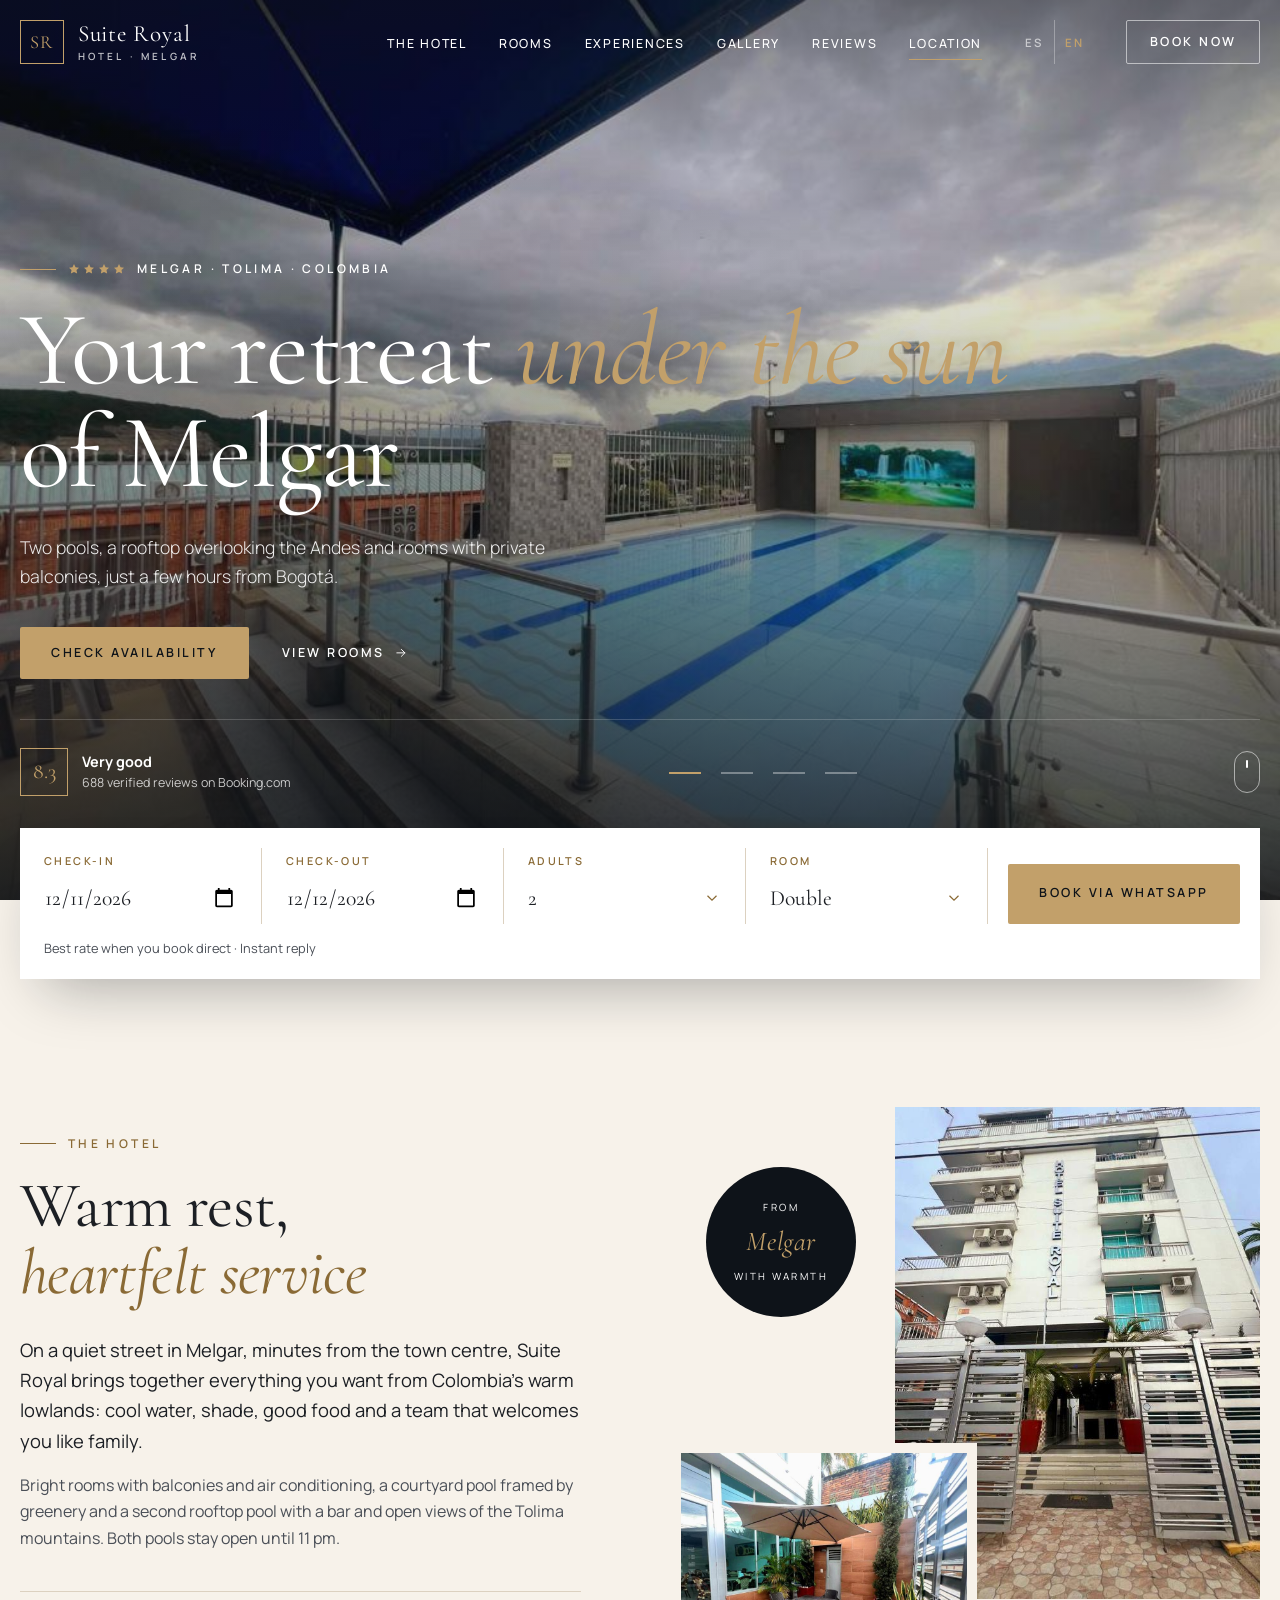
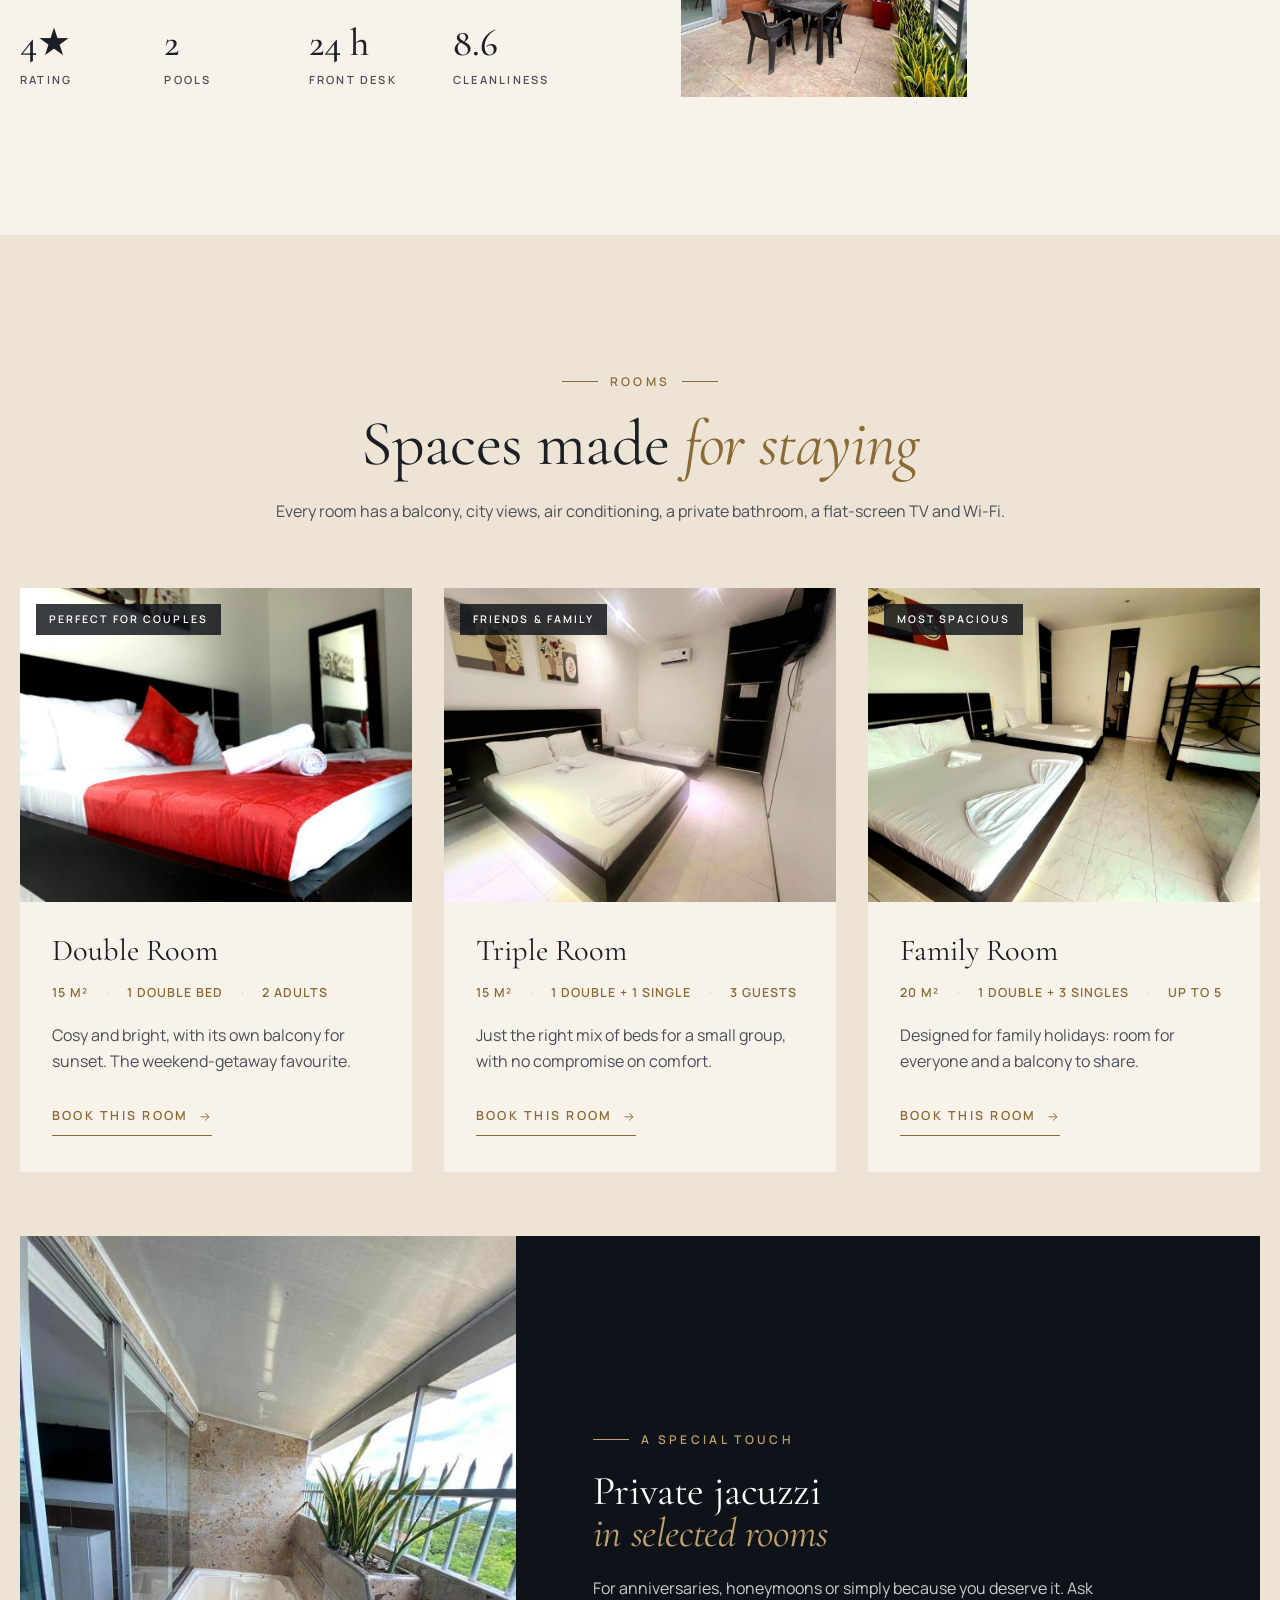
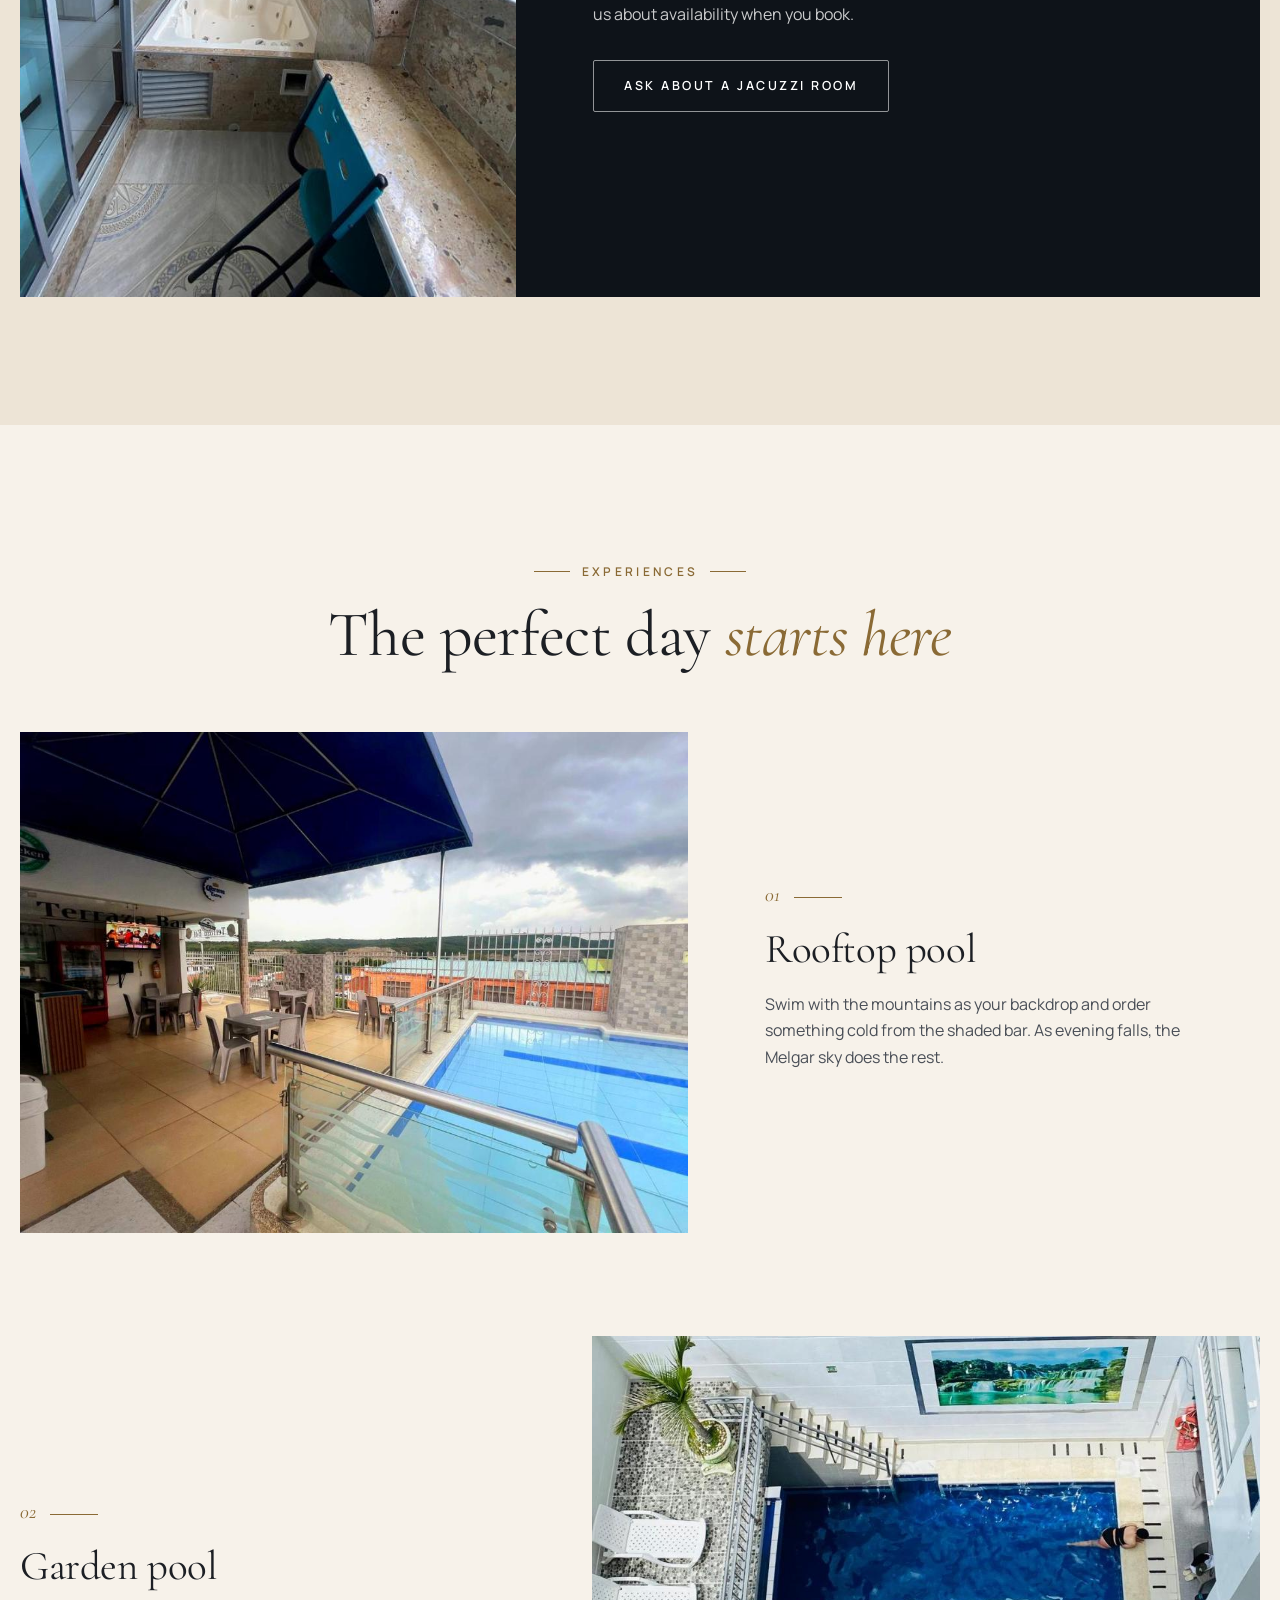
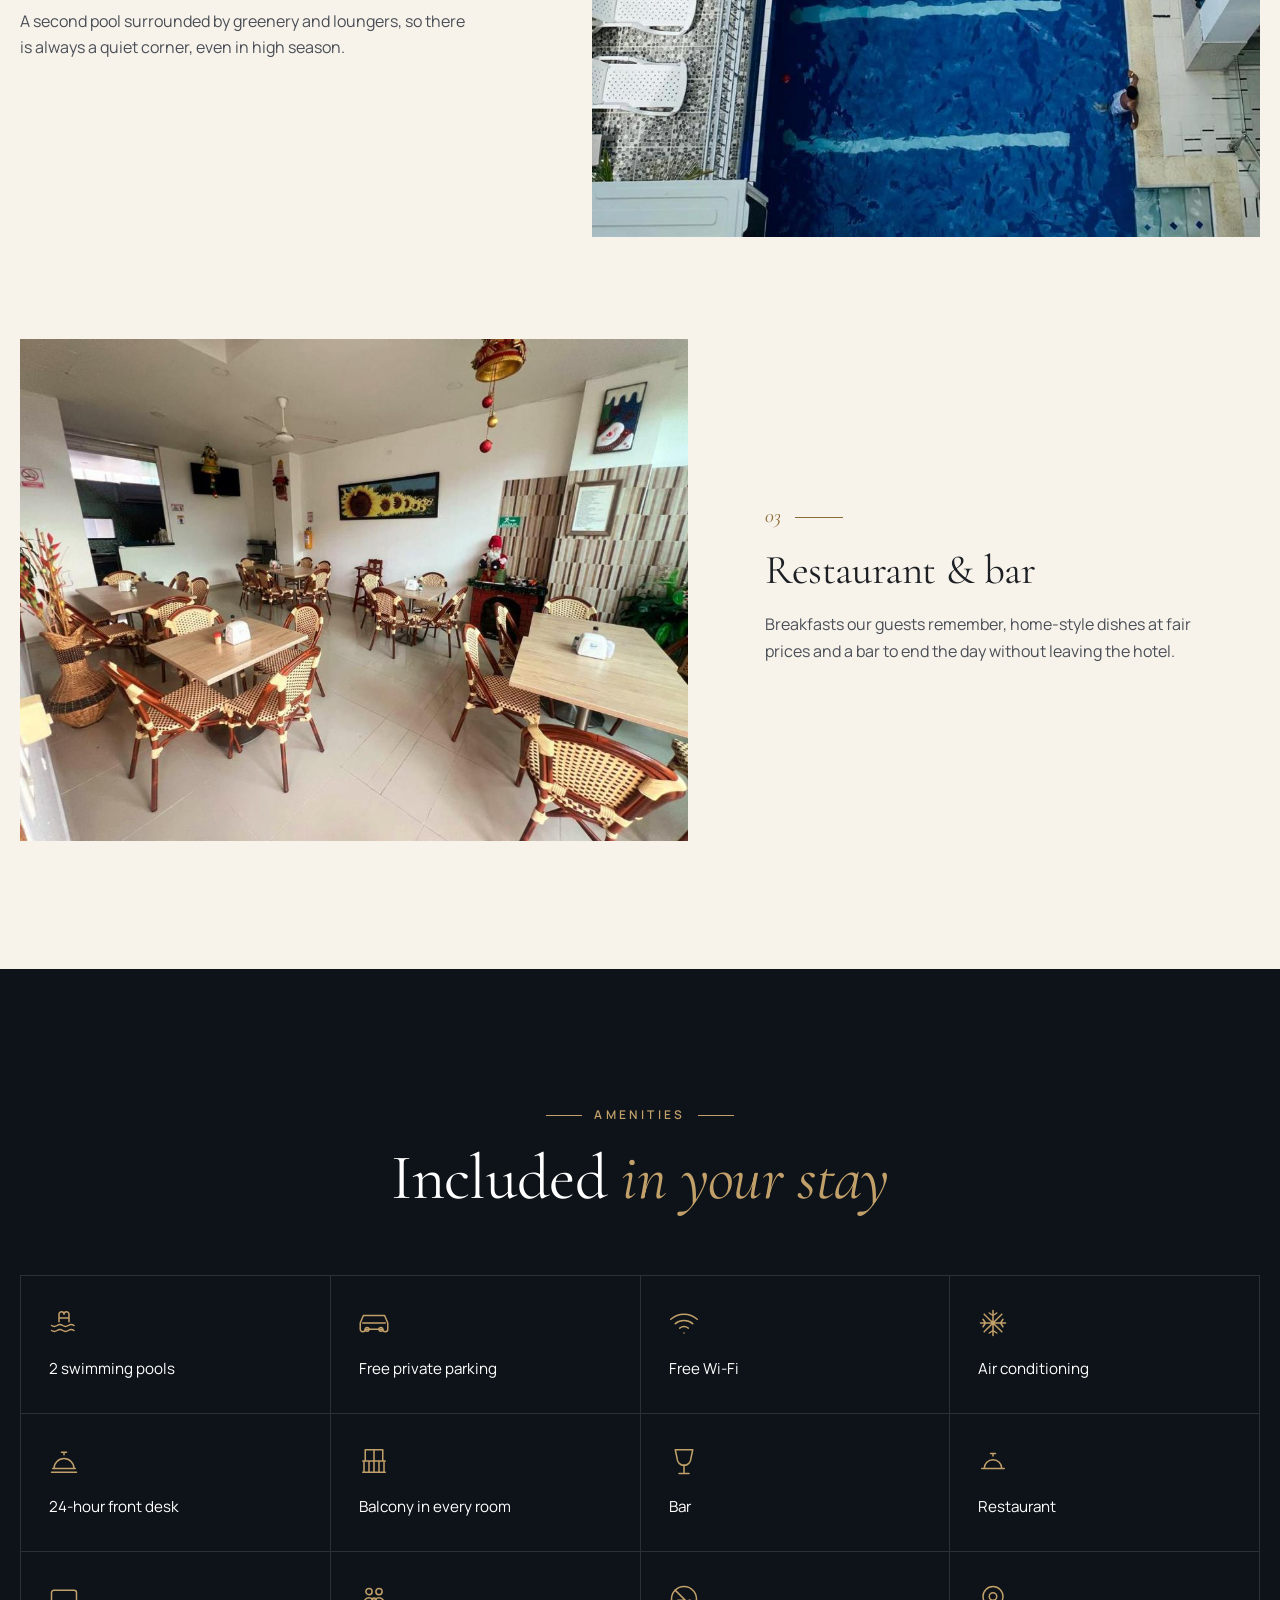
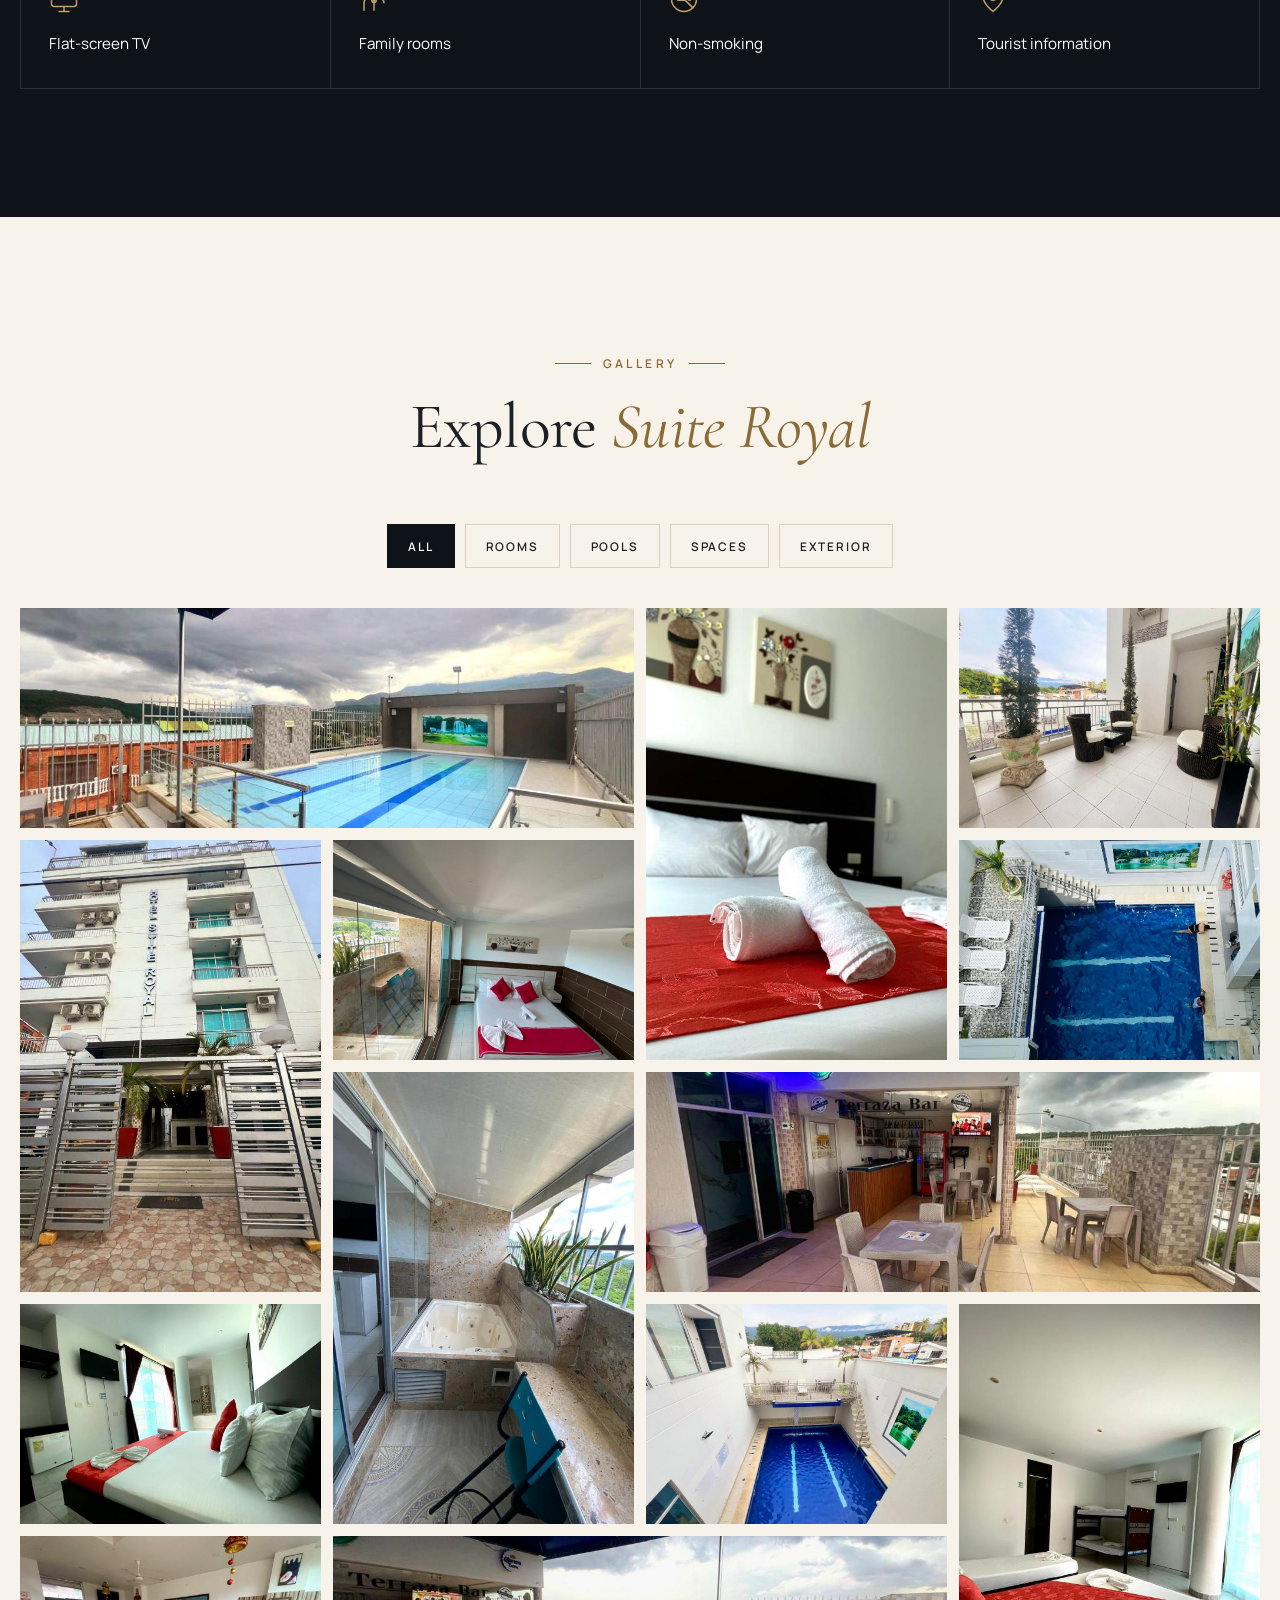
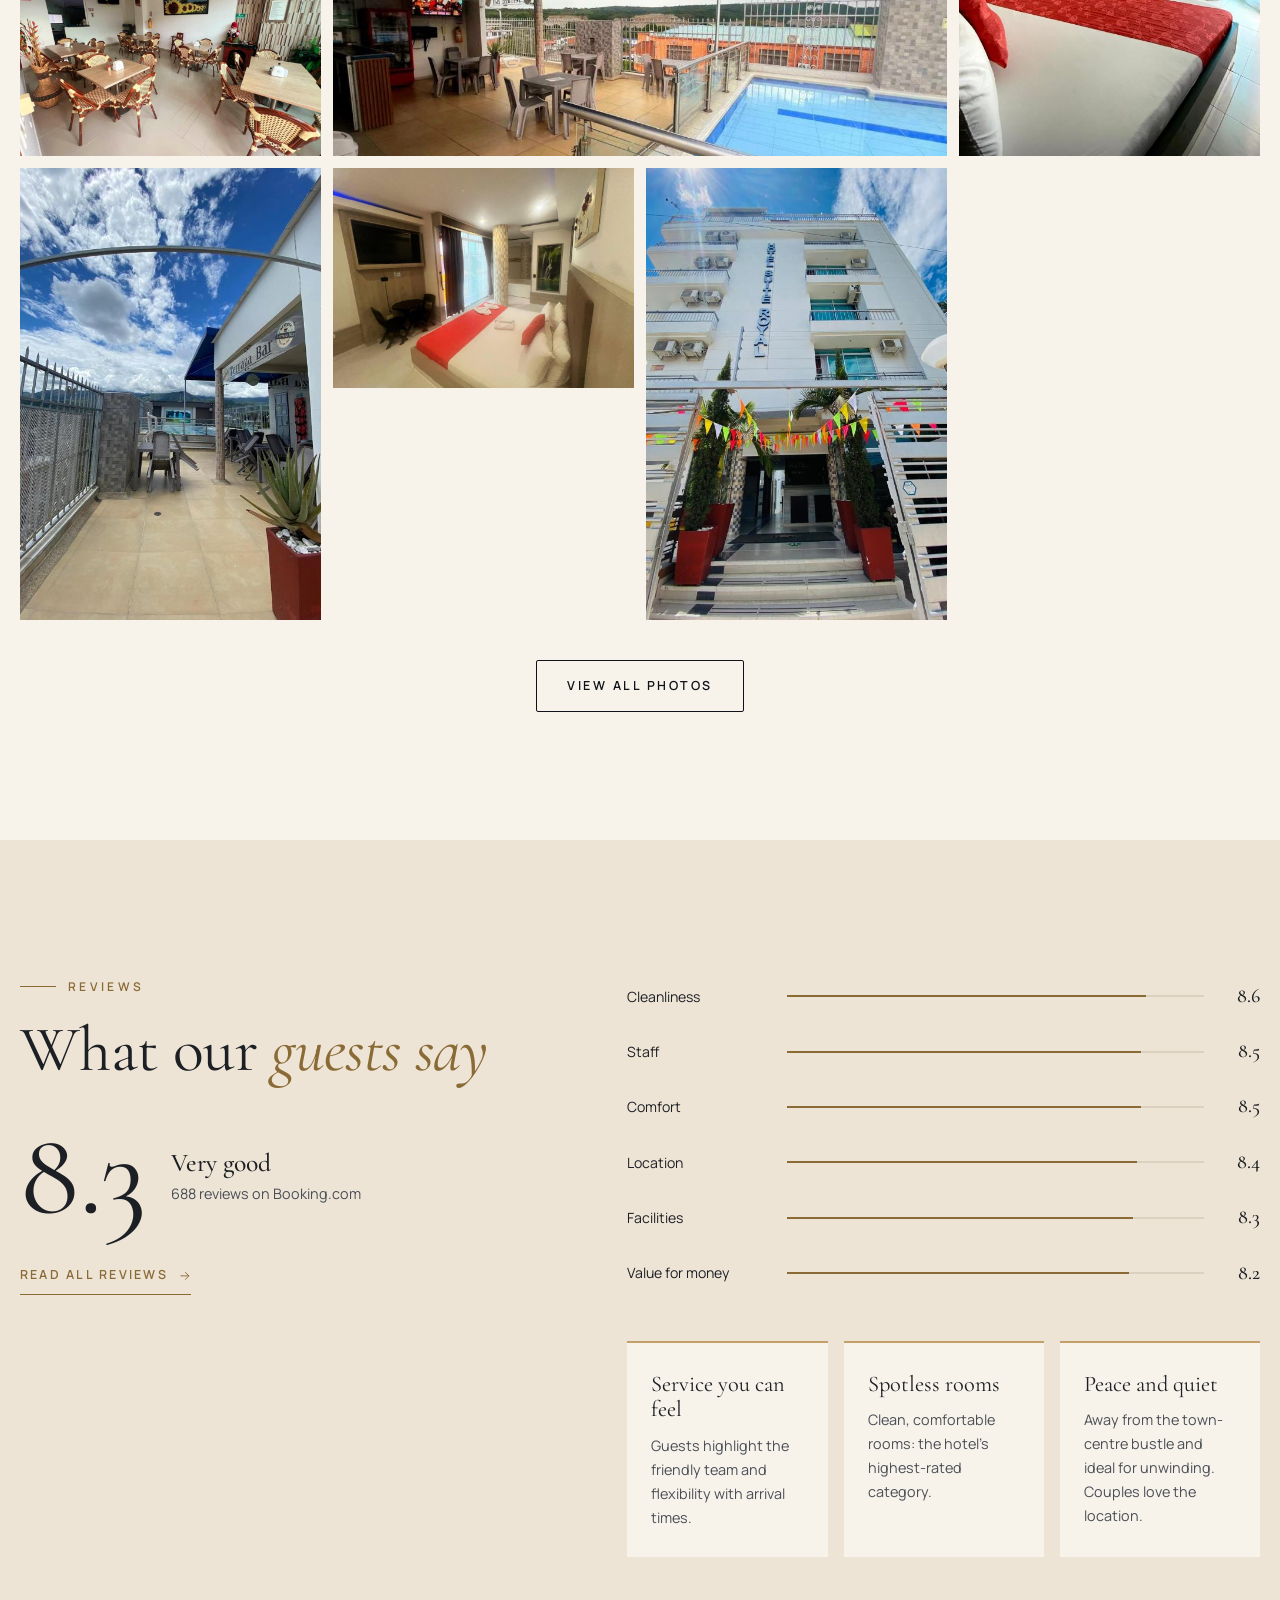
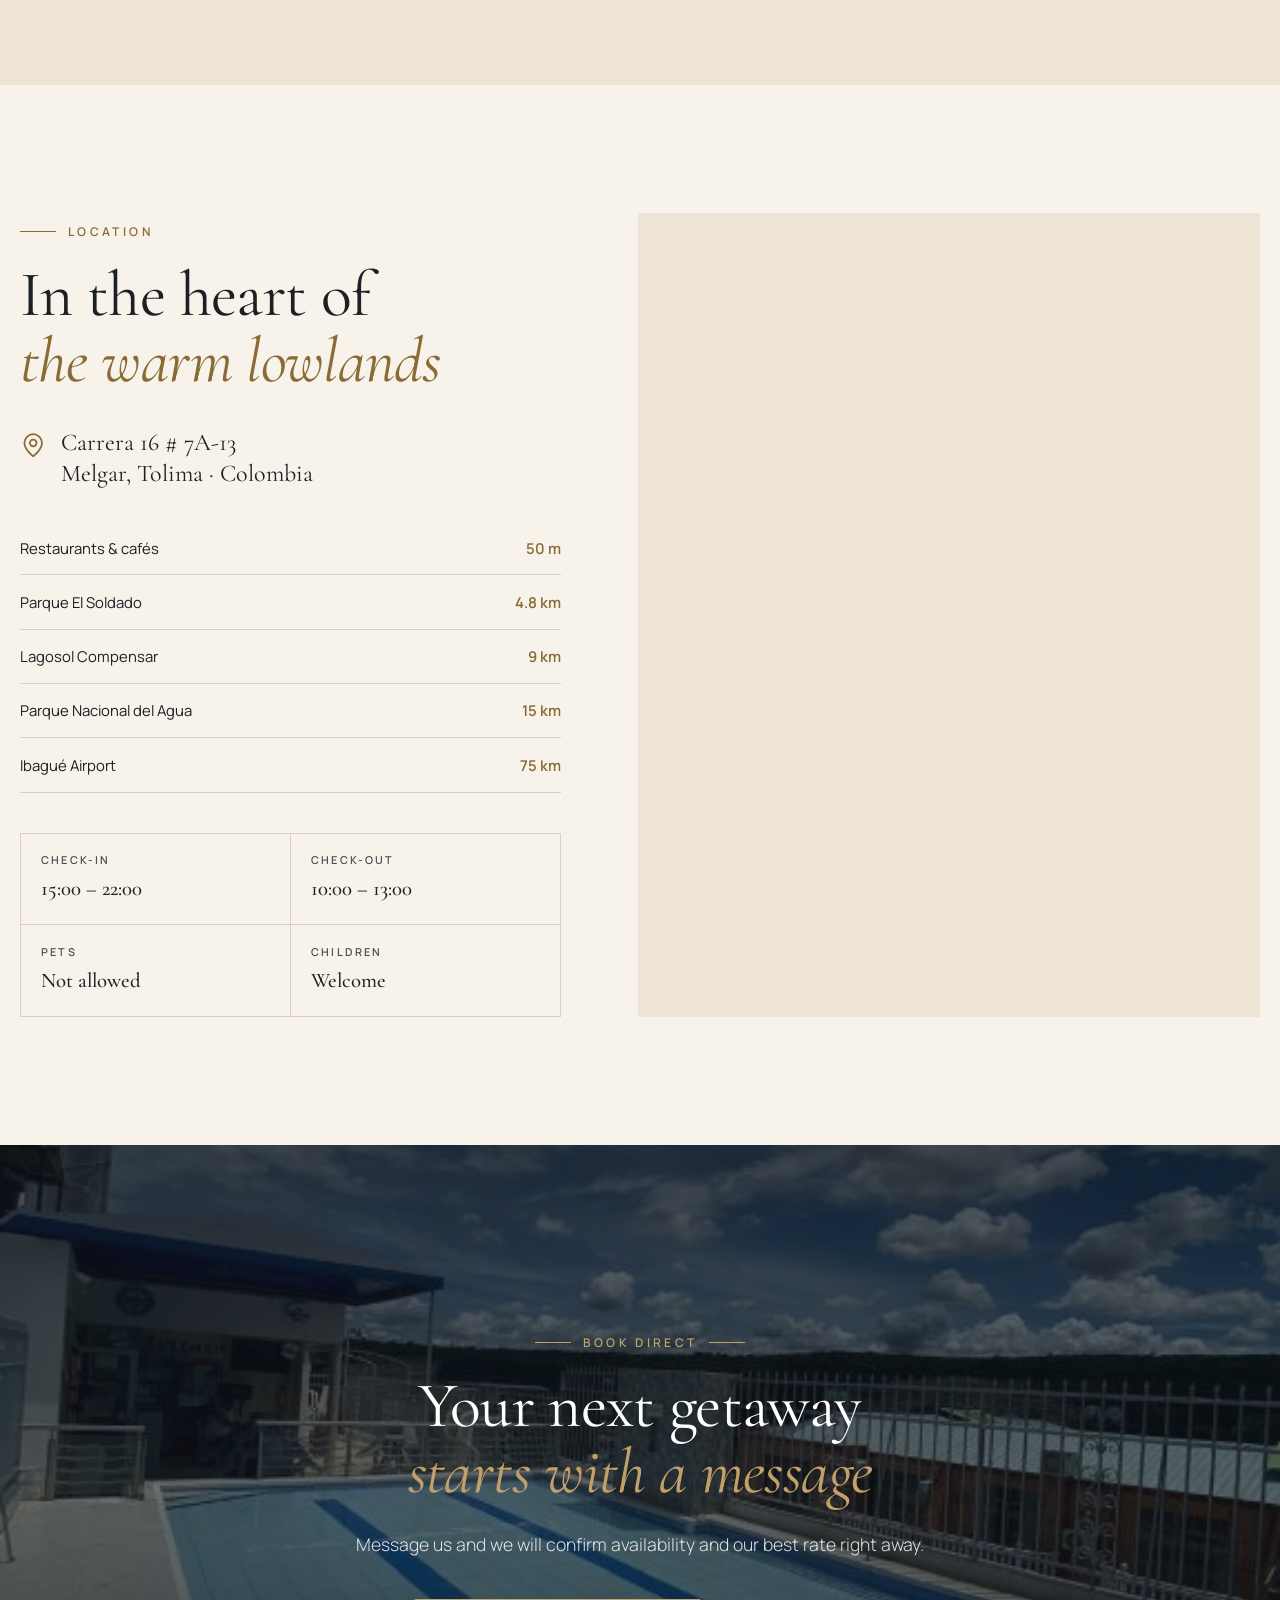
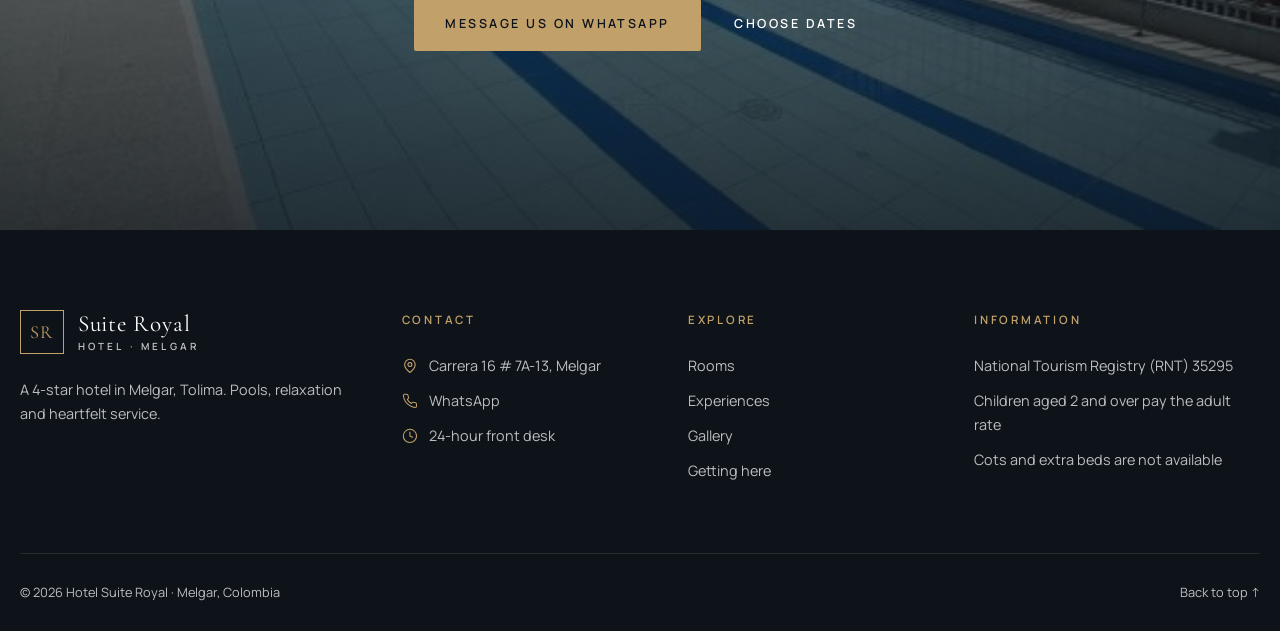
<file: en/index.html>
<!doctype html>
<html lang="en" class="no-js">
<head>
  <meta charset="utf-8">
  <meta name="viewport" content="width=device-width, initial-scale=1">
  <title>Hotel Suite Royal · Melgar, Colombia</title>
  <meta name="description" content="Hotel Suite Royal, a 4-star hotel in Melgar, Tolima, Colombia. Two pools, a rooftop pool with mountain views, air-conditioned rooms with balconies and free parking. Book direct.">
  <meta name="theme-color" content="#0E1319">
  <meta property="og:title" content="Hotel Suite Royal · Melgar">
  <meta property="og:description" content="Rooftop pool, rooms with balconies and the Melgar sunshine. Book direct.">
  <meta property="og:image" content="../assets/img/piscina-azotea-2.jpg">
  <link rel="alternate" hreflang="es" href="../index.html">
  <link rel="alternate" hreflang="en" href="index.html">
  <link rel="alternate" hreflang="x-default" href="../index.html">
  <link rel="preconnect" href="https://fonts.googleapis.com">
  <link rel="preconnect" href="https://fonts.gstatic.com" crossorigin>
  <link href="https://fonts.googleapis.com/css2?family=Cormorant+Garamond:ital,wght@0,400;0,500;0,600;1,400;1,500&family=Manrope:wght@300;400;500;600&display=swap" rel="stylesheet">
  <link rel="preload" as="image" href="../assets/img/piscina-azotea-2.jpg">
  <link rel="stylesheet" href="../css/styles.css">
</head>
<body data-base="../">

<!-- Reusable SVG icons -->
<svg width="0" height="0" style="position:absolute" aria-hidden="true">
  <defs>
    <symbol id="i-wifi" viewBox="0 0 24 24"><path d="M5 12.55a11 11 0 0 1 14 0M1.42 9a16 16 0 0 1 21.16 0M8.53 16.11a6 6 0 0 1 6.95 0M12 20h.01"/></symbol>
    <symbol id="i-car" viewBox="0 0 24 24"><path d="M5 17h14M5 17a2 2 0 1 1-4 0v-5l2.5-6h17L23 12v5a2 2 0 1 1-4 0M5 17h0M3 12h18"/><circle cx="6.5" cy="17" r="1.5"/><circle cx="17.5" cy="17" r="1.5"/></symbol>
    <symbol id="i-snow" viewBox="0 0 24 24"><path d="M12 2v20M4.93 4.93l14.14 14.14M2 12h20M4.93 19.07 19.07 4.93M9 4l3 2 3-2M9 20l3-2 3 2M4 9l2 3-2 3M20 9l-2 3 2 3"/></symbol>
    <symbol id="i-clock" viewBox="0 0 24 24"><circle cx="12" cy="12" r="10"/><path d="M12 6v6l4 2"/></symbol>
    <symbol id="i-pool" viewBox="0 0 24 24"><path d="M2 18c1.5 1 3 1 4.5 0s3-1 4.5 0 3 1 4.5 0 3-1 4.5 0M2 14c1.5 1 3 1 4.5 0s3-1 4.5 0 3 1 4.5 0 3-1 4.5 0M8 11V5a2 2 0 0 1 4 0M16 11V5a2 2 0 0 0-4 0M8 8h8"/></symbol>
    <symbol id="i-glass" viewBox="0 0 24 24"><path d="M8 22h8M12 15v7M5 3h14l-1.5 7a5.5 5.5 0 0 1-11 0z"/></symbol>
    <symbol id="i-dish" viewBox="0 0 24 24"><path d="M3 18h18M5 18a7 7 0 0 1 14 0M12 8V6M10 6h4"/></symbol>
    <symbol id="i-balcony" viewBox="0 0 24 24"><path d="M5 3h14v9H5zM12 3v9M3 12h18M4 12v9M8 12v9M12 12v9M16 12v9M20 12v9M3 21h18"/></symbol>
    <symbol id="i-tv" viewBox="0 0 24 24"><rect x="2" y="5" width="20" height="13" rx="2"/><path d="M8 22h8M12 18v4"/></symbol>
    <symbol id="i-nosmoke" viewBox="0 0 24 24"><circle cx="12" cy="12" r="10"/><path d="m4.9 4.9 14.2 14.2M7 13h6M16 13h1"/></symbol>
    <symbol id="i-family" viewBox="0 0 24 24"><circle cx="8" cy="6" r="2.5"/><circle cx="16" cy="6" r="2.5"/><circle cx="12" cy="13" r="1.8"/><path d="M4 21v-6a4 4 0 0 1 8 0M12 21v-6a4 4 0 0 1 8 0"/></symbol>
    <symbol id="i-concierge" viewBox="0 0 24 24"><path d="M3 18h18M4 18a8 8 0 0 1 16 0M12 7V5M10 5h4M2 21h20"/></symbol>
    <symbol id="i-arrow" viewBox="0 0 24 24"><path d="M5 12h14M13 6l6 6-6 6"/></symbol>
    <symbol id="i-pin" viewBox="0 0 24 24"><path d="M20 10c0 6-8 12-8 12S4 16 4 10a8 8 0 0 1 16 0z"/><circle cx="12" cy="10" r="3"/></symbol>
    <symbol id="i-star" viewBox="0 0 24 24"><path d="m12 2 3.1 6.3 6.9 1-5 4.9 1.2 6.8L12 17.8 5.8 21l1.2-6.8-5-4.9 6.9-1z"/></symbol>
    <symbol id="i-close" viewBox="0 0 24 24"><path d="M18 6 6 18M6 6l12 12"/></symbol>
    <symbol id="i-left" viewBox="0 0 24 24"><path d="m15 18-6-6 6-6"/></symbol>
    <symbol id="i-right" viewBox="0 0 24 24"><path d="m9 18 6-6-6-6"/></symbol>
    <symbol id="i-phone" viewBox="0 0 24 24"><path d="M22 16.9v3a2 2 0 0 1-2.2 2 19.8 19.8 0 0 1-8.6-3.1 19.5 19.5 0 0 1-6-6A19.8 19.8 0 0 1 2.1 4.2 2 2 0 0 1 4.1 2h3a2 2 0 0 1 2 1.7c.1 1 .4 1.9.7 2.8a2 2 0 0 1-.5 2.1L8 9.9a16 16 0 0 0 6 6l1.3-1.3a2 2 0 0 1 2.1-.4c.9.3 1.8.6 2.8.7a2 2 0 0 1 1.7 2z"/></symbol>
    <symbol id="i-mail" viewBox="0 0 24 24"><rect x="2" y="4" width="20" height="16" rx="2"/><path d="m22 6-10 7L2 6"/></symbol>
  </defs>
</svg>

<a class="skip-link" href="#main">Skip to content</a>

<!-- ============ HEADER ============ -->
<header class="site-header" id="top">
  <div class="header-inner">
    <a href="#top" class="brand" aria-label="Hotel Suite Royal, home">
      <span class="brand-mark" aria-hidden="true">SR</span>
      <span class="brand-text">
        <span class="brand-name">Suite Royal</span>
        <span class="brand-sub">Hotel · Melgar</span>
      </span>
    </a>

    <nav class="main-nav" id="main-nav" aria-label="Main">
      <ul>
        <li><a href="#hotel">The hotel</a></li>
        <li><a href="#habitaciones">Rooms</a></li>
        <li><a href="#experiencias">Experiences</a></li>
        <li><a href="#galeria">Gallery</a></li>
        <li><a href="#opiniones">Reviews</a></li>
        <li><a href="#ubicacion">Location</a></li>
      </ul>
      <a href="#reservar" class="btn btn-gold nav-cta-mobile">Book now</a>
    </nav>

    <div class="lang-switch" role="group" aria-label="Language">
      <a href="../index.html" lang="es" hreflang="es">ES</a>
      <a href="index.html" lang="en" aria-current="true">EN</a>
    </div>
    <a href="#reservar" class="btn btn-outline-light header-cta">Book now</a>
    <button class="nav-toggle" aria-controls="main-nav" aria-expanded="false" aria-label="Open menu">
      <span></span><span></span>
    </button>
  </div>
</header>

<main id="main">

<!-- ============ HERO ============ -->
<section class="hero" aria-label="Welcome">
  <div class="hero-media" aria-hidden="true">
    <img class="hero-slide is-active" src="../assets/img/piscina-azotea-2.jpg" alt="" width="1024" height="768" fetchpriority="high">
    <img class="hero-slide" src="../assets/img/piscina-cenital.jpg" alt="" width="891" height="768">
    <img class="hero-slide" src="../assets/img/terraza-lounge.jpg" alt="" width="1024" height="768">
    <img class="hero-slide" src="../assets/img/hab-balcon.jpg" alt="" width="1024" height="768">
  </div>
  <div class="hero-overlay" aria-hidden="true"></div>

  <div class="hero-content container">
    <p class="eyebrow hero-eyebrow">
      <span class="stars" aria-label="4-star hotel">
        <svg><use href="#i-star"/></svg><svg><use href="#i-star"/></svg><svg><use href="#i-star"/></svg><svg><use href="#i-star"/></svg>
      </span>
      Melgar · Tolima · Colombia
    </p>
    <h1 class="hero-title">
      Your retreat <em>under the sun</em><br> of Melgar
    </h1>
    <p class="hero-lead">Two pools, a rooftop overlooking the Andes and rooms with private balconies, just a few hours from Bogotá.</p>
    <div class="hero-actions">
      <a href="#reservar" class="btn btn-gold">Check availability</a>
      <a href="#habitaciones" class="btn btn-ghost-light">View rooms <svg class="ico"><use href="#i-arrow"/></svg></a>
    </div>
  </div>

  <div class="hero-foot container">
    <div class="hero-rating">
      <span class="rating-badge">8.3</span>
      <span><strong>Very good</strong><br><small>688 verified reviews on Booking.com</small></span>
    </div>
    <div class="hero-dots" role="tablist" aria-label="Featured images">
      <button role="tab" aria-selected="true" aria-label="Image 1"></button>
      <button role="tab" aria-selected="false" aria-label="Image 2"></button>
      <button role="tab" aria-selected="false" aria-label="Image 3"></button>
      <button role="tab" aria-selected="false" aria-label="Image 4"></button>
    </div>
    <a href="#hotel" class="scroll-cue" aria-label="Scroll to content"><span></span></a>
  </div>
</section>

<!-- ============ BOOKING BAR ============ -->
<section class="booking" id="reservar" aria-labelledby="booking-title">
  <div class="container">
    <form class="booking-bar" id="booking-form" novalidate>
      <h2 id="booking-title" class="visually-hidden">Check availability</h2>
      <div class="field">
        <label for="checkin">Check-in</label>
        <input type="date" id="checkin" name="checkin" required>
      </div>
      <div class="field">
        <label for="checkout">Check-out</label>
        <input type="date" id="checkout" name="checkout" required>
      </div>
      <div class="field">
        <label for="adults">Adults</label>
        <select id="adults" name="adults">
          <option>1</option><option selected>2</option><option>3</option><option>4</option><option>5</option>
        </select>
      </div>
      <div class="field">
        <label for="room">Room</label>
        <select id="room" name="room">
          <option>Double</option><option>Triple</option><option>Family</option><option>No preference</option>
        </select>
      </div>
      <button type="submit" class="btn btn-gold booking-submit">
        Book via WhatsApp
      </button>
      <p class="booking-note" id="booking-msg" role="status" aria-live="polite">Best rate when you book direct · Instant reply</p>
    </form>
  </div>
</section>

<!-- ============ EL HOTEL ============ -->
<section class="section intro" id="hotel" aria-labelledby="intro-title">
  <div class="container intro-grid">
    <div class="intro-copy reveal">
      <p class="eyebrow">The hotel</p>
      <h2 id="intro-title" class="display">Warm rest,<br><em>heartfelt service</em></h2>
      <p class="lead">On a quiet street in Melgar, minutes from the town centre, Suite Royal brings together everything you want from Colombia’s warm lowlands: cool water, shade, good food and a team that welcomes you like family.</p>
      <p>Bright rooms with balconies and air conditioning, a courtyard pool framed by greenery and a second rooftop pool with a bar and open views of the Tolima mountains. Both pools stay open until 11 pm.</p>
      <ul class="stats" aria-label="The hotel in numbers">
        <li><strong>4★</strong><span>Rating</span></li>
        <li><strong>2</strong><span>Pools</span></li>
        <li><strong>24 h</strong><span>Front desk</span></li>
        <li><strong>8.6</strong><span>Cleanliness</span></li>
      </ul>
    </div>
    <div class="intro-media reveal">
      <figure class="intro-img intro-img-a">
        <img src="../assets/img/fachada-1.jpg" alt="White façade of Hotel Suite Royal with glass balconies" width="576" height="768" loading="lazy">
      </figure>
      <figure class="intro-img intro-img-b">
        <img src="../assets/img/terraza-comedor.jpg" alt="Terrace with tables and a parasol beside a vertical garden" width="1024" height="768" loading="lazy">
      </figure>
      <div class="intro-badge" aria-hidden="true">
        <span>From</span><strong>Melgar</strong><span>with warmth</span>
      </div>
    </div>
  </div>
</section>

<!-- ============ HABITACIONES ============ -->
<section class="section rooms" id="habitaciones" aria-labelledby="rooms-title">
  <div class="container">
    <header class="section-head reveal">
      <p class="eyebrow">Rooms</p>
      <h2 id="rooms-title" class="display">Spaces made <em>for staying</em></h2>
      <p class="section-sub">Every room has a balcony, city views, air conditioning, a private bathroom, a flat-screen TV and Wi-Fi.</p>
    </header>

    <div class="rooms-grid">
      <article class="room-card reveal">
        <div class="room-media">
          <img src="../assets/img/hab-doble-4.jpg" alt="Double Room with a double bed and red cushions" width="1024" height="768" loading="lazy">
          <span class="room-tag">Perfect for couples</span>
        </div>
        <div class="room-body">
          <h3>Double Room</h3>
          <ul class="room-specs">
            <li>15 m²</li><li>1 double bed</li><li>2 adults</li>
          </ul>
          <p>Cosy and bright, with its own balcony for sunset. The weekend-getaway favourite.</p>
          <a href="#reservar" class="link-arrow" data-room="Double">Book this room <svg class="ico"><use href="#i-arrow"/></svg></a>
        </div>
      </article>

      <article class="room-card reveal">
        <div class="room-media">
          <img src="../assets/img/hab-triple-1.jpg" alt="Triple Room with a double bed and a single bed" width="1024" height="768" loading="lazy">
          <span class="room-tag">Friends &amp; family</span>
        </div>
        <div class="room-body">
          <h3>Triple Room</h3>
          <ul class="room-specs">
            <li>15 m²</li><li>1 double + 1 single</li><li>3 guests</li>
          </ul>
          <p>Just the right mix of beds for a small group, with no compromise on comfort.</p>
          <a href="#reservar" class="link-arrow" data-room="Triple">Book this room <svg class="ico"><use href="#i-arrow"/></svg></a>
        </div>
      </article>

      <article class="room-card reveal">
        <div class="room-media">
          <img src="../assets/img/hab-familiar-2.jpg" alt="Family Room with a double bed and bunk beds" width="1024" height="768" loading="lazy">
          <span class="room-tag">Most spacious</span>
        </div>
        <div class="room-body">
          <h3>Family Room</h3>
          <ul class="room-specs">
            <li>20 m²</li><li>1 double + 3 singles</li><li>Up to 5</li>
          </ul>
          <p>Designed for family holidays: room for everyone and a balcony to share.</p>
          <a href="#reservar" class="link-arrow" data-room="Family">Book this room <svg class="ico"><use href="#i-arrow"/></svg></a>
        </div>
      </article>
    </div>

    <aside class="feature-band reveal" aria-labelledby="jacuzzi-title">
      <div class="feature-band-media">
        <img src="../assets/img/jacuzzi-balcon.jpg" alt="Jacuzzi beside a large window overlooking greenery" width="576" height="768" loading="lazy">
      </div>
      <div class="feature-band-copy">
        <p class="eyebrow eyebrow-light">A special touch</p>
        <h3 id="jacuzzi-title" class="display display-sm">Private jacuzzi <em>in selected rooms</em></h3>
        <p>For anniversaries, honeymoons or simply because you deserve it. Ask us about availability when you book.</p>
        <a href="#reservar" class="btn btn-outline-light" data-room="With jacuzzi">Ask about a jacuzzi room</a>
      </div>
    </aside>
  </div>
</section>

<!-- ============ EXPERIENCIAS ============ -->
<section class="section experiences" id="experiencias" aria-labelledby="exp-title">
  <div class="container">
    <header class="section-head reveal">
      <p class="eyebrow">Experiences</p>
      <h2 id="exp-title" class="display">The perfect day <em>starts here</em></h2>
    </header>

    <div class="exp-row reveal">
      <figure class="exp-media">
        <img src="../assets/img/piscina-azotea-bar.jpg" alt="Rooftop pool with a covered bar and city views" width="1024" height="768" loading="lazy">
      </figure>
      <div class="exp-copy">
        <span class="exp-num">01</span>
        <h3 class="display display-sm">Rooftop pool</h3>
        <p>Swim with the mountains as your backdrop and order something cold from the shaded bar. As evening falls, the Melgar sky does the rest.</p>
      </div>
    </div>

    <div class="exp-row exp-row-reverse reveal">
      <figure class="exp-media">
        <img src="../assets/img/piscina-cenital.jpg" alt="Overhead view of the courtyard pool surrounded by plants" width="891" height="768" loading="lazy">
      </figure>
      <div class="exp-copy">
        <span class="exp-num">02</span>
        <h3 class="display display-sm">Garden pool</h3>
        <p>A second pool surrounded by greenery and loungers, so there is always a quiet corner, even in high season.</p>
      </div>
    </div>

    <div class="exp-row reveal">
      <figure class="exp-media">
        <img src="../assets/img/restaurante.jpg" alt="Hotel restaurant with wooden tables and woven chairs" width="1024" height="768" loading="lazy">
      </figure>
      <div class="exp-copy">
        <span class="exp-num">03</span>
        <h3 class="display display-sm">Restaurant &amp; bar</h3>
        <p>Breakfasts our guests remember, home-style dishes at fair prices and a bar to end the day without leaving the hotel.</p>
      </div>
    </div>
  </div>
</section>

<!-- ============ SERVICIOS ============ -->
<section class="section amenities" aria-labelledby="amen-title">
  <div class="container">
    <header class="section-head section-head-light reveal">
      <p class="eyebrow eyebrow-light">Amenities</p>
      <h2 id="amen-title" class="display">Included <em>in your stay</em></h2>
    </header>
    <ul class="amen-grid reveal">
      <li><svg class="amen-ico" aria-hidden="true"><use href="#i-pool"/></svg><span>2 swimming pools</span></li>
      <li><svg class="amen-ico" aria-hidden="true"><use href="#i-car"/></svg><span>Free private parking</span></li>
      <li><svg class="amen-ico" aria-hidden="true"><use href="#i-wifi"/></svg><span>Free Wi-Fi</span></li>
      <li><svg class="amen-ico" aria-hidden="true"><use href="#i-snow"/></svg><span>Air conditioning</span></li>
      <li><svg class="amen-ico" aria-hidden="true"><use href="#i-concierge"/></svg><span>24-hour front desk</span></li>
      <li><svg class="amen-ico" aria-hidden="true"><use href="#i-balcony"/></svg><span>Balcony in every room</span></li>
      <li><svg class="amen-ico" aria-hidden="true"><use href="#i-glass"/></svg><span>Bar</span></li>
      <li><svg class="amen-ico" aria-hidden="true"><use href="#i-dish"/></svg><span>Restaurant</span></li>
      <li><svg class="amen-ico" aria-hidden="true"><use href="#i-tv"/></svg><span>Flat-screen TV</span></li>
      <li><svg class="amen-ico" aria-hidden="true"><use href="#i-family"/></svg><span>Family rooms</span></li>
      <li><svg class="amen-ico" aria-hidden="true"><use href="#i-nosmoke"/></svg><span>Non-smoking</span></li>
      <li><svg class="amen-ico" aria-hidden="true"><use href="#i-pin"/></svg><span>Tourist information</span></li>
    </ul>
  </div>
</section>

<!-- ============ GALERÍA ============ -->
<section class="section gallery" id="galeria" aria-labelledby="gal-title">
  <div class="container">
    <header class="section-head reveal">
      <p class="eyebrow">Gallery</p>
      <h2 id="gal-title" class="display">Explore <em>Suite Royal</em></h2>
    </header>

    <div class="gal-filters reveal" role="group" aria-label="Filter gallery">
      <button class="chip is-active" data-filter="all" aria-pressed="true">All</button>
      <button class="chip" data-filter="hab" aria-pressed="false">Rooms</button>
      <button class="chip" data-filter="pis" aria-pressed="false">Pools</button>
      <button class="chip" data-filter="esp" aria-pressed="false">Spaces</button>
      <button class="chip" data-filter="fac" aria-pressed="false">Exterior</button>
    </div>

    <div class="gal-grid" id="gal-grid"><!-- generated by js/main.js --></div>
  </div>
</section>

<!-- ============ OPINIONES ============ -->
<section class="section reviews" id="opiniones" aria-labelledby="rev-title">
  <div class="container reviews-grid">
    <div class="reviews-score reveal">
      <p class="eyebrow">Reviews</p>
      <h2 id="rev-title" class="display">What our <em>guests say</em></h2>
      <div class="score-big">
        <span class="score-num">8.3</span>
        <span class="score-label"><strong>Very good</strong><br>688 reviews on Booking.com</span>
      </div>
      <a class="link-arrow" href="https://www.booking.com/hotel/co/suite-royal.en-gb.html#tab-reviews" target="_blank" rel="noopener">Read all reviews <svg class="ico"><use href="#i-arrow"/></svg></a>
    </div>

    <div class="reviews-detail reveal">
      <ul class="score-bars" aria-label="Score by category">
        <li><span>Cleanliness</span><span class="bar"><i style="--v:86%"></i></span><b>8.6</b></li>
        <li><span>Staff</span><span class="bar"><i style="--v:85%"></i></span><b>8.5</b></li>
        <li><span>Comfort</span><span class="bar"><i style="--v:85%"></i></span><b>8.5</b></li>
        <li><span>Location</span><span class="bar"><i style="--v:84%"></i></span><b>8.4</b></li>
        <li><span>Facilities</span><span class="bar"><i style="--v:83%"></i></span><b>8.3</b></li>
        <li><span>Value for money</span><span class="bar"><i style="--v:82%"></i></span><b>8.2</b></li>
      </ul>

      <div class="highlights">
        <article class="hl-card">
          <h3>Service you can feel</h3>
          <p>Guests highlight the friendly team and flexibility with arrival times.</p>
        </article>
        <article class="hl-card">
          <h3>Spotless rooms</h3>
          <p>Clean, comfortable rooms: the hotel’s highest-rated category.</p>
        </article>
        <article class="hl-card">
          <h3>Peace and quiet</h3>
          <p>Away from the town-centre bustle and ideal for unwinding. Couples love the location.</p>
        </article>
      </div>
    </div>
  </div>
</section>

<!-- ============ UBICACIÓN ============ -->
<section class="section location" id="ubicacion" aria-labelledby="loc-title">
  <div class="container loc-grid">
    <div class="loc-copy reveal">
      <p class="eyebrow">Location</p>
      <h2 id="loc-title" class="display">In the heart of <em>the warm lowlands</em></h2>
      <address class="loc-address">
        <svg class="ico" aria-hidden="true"><use href="#i-pin"/></svg>
        Carrera 16 # 7A-13<br>Melgar, Tolima · Colombia
      </address>
      <ul class="distances">
        <li><span>Restaurants &amp; cafés</span><b>50 m</b></li>
        <li><span>Parque El Soldado</span><b>4.8 km</b></li>
        <li><span>Lagosol Compensar</span><b>9 km</b></li>
        <li><span>Parque Nacional del Agua</span><b>15 km</b></li>
        <li><span>Ibagué Airport</span><b>75 km</b></li>
      </ul>

      <div class="policies">
        <div><span>Check-in</span><b>15:00 – 22:00</b></div>
        <div><span>Check-out</span><b>10:00 – 13:00</b></div>
        <div><span>Pets</span><b>Not allowed</b></div>
        <div><span>Children</span><b>Welcome</b></div>
      </div>
    </div>
    <div class="loc-map reveal">
      <iframe title="Map: Hotel Suite Royal in Melgar" src="https://www.google.com/maps?q=Hotel+Suite+Royal,+Carrera+16+7A-13,+Melgar,+Tolima&hl=en&output=embed" loading="lazy" referrerpolicy="no-referrer-when-downgrade"></iframe>
    </div>
  </div>
</section>

<!-- ============ CTA ============ -->
<section class="cta" aria-labelledby="cta-title">
  <img class="cta-bg" src="../assets/img/piscina-azotea-1.jpg" alt="" width="576" height="768" loading="lazy">
  <div class="cta-overlay" aria-hidden="true"></div>
  <div class="container cta-content reveal">
    <p class="eyebrow eyebrow-light">Book direct</p>
    <h2 id="cta-title" class="display">Your next getaway<br><em>starts with a message</em></h2>
    <p>Message us and we will confirm availability and our best rate right away.</p>
    <div class="hero-actions">
      <a href="#" class="btn btn-gold js-whatsapp">Message us on WhatsApp</a>
      <a href="#reservar" class="btn btn-ghost-light">Choose dates</a>
    </div>
  </div>
</section>

</main>

<!-- ============ FOOTER ============ -->
<footer class="site-footer">
  <div class="container footer-grid">
    <div class="footer-brand">
      <a href="#top" class="brand" aria-label="Hotel Suite Royal, back to top">
        <span class="brand-mark" aria-hidden="true">SR</span>
        <span class="brand-text">
          <span class="brand-name">Suite Royal</span>
          <span class="brand-sub">Hotel · Melgar</span>
        </span>
      </a>
      <p>A 4-star hotel in Melgar, Tolima. Pools, relaxation and heartfelt service.</p>
    </div>
    <div>
      <h3 class="footer-title">Contact</h3>
      <ul class="footer-list">
        <li><svg class="ico" aria-hidden="true"><use href="#i-pin"/></svg> Carrera 16 # 7A-13, Melgar</li>
        <li><svg class="ico" aria-hidden="true"><use href="#i-phone"/></svg> <a href="#" class="js-whatsapp js-phone-label">WhatsApp</a></li>
        <li><svg class="ico" aria-hidden="true"><use href="#i-clock"/></svg> 24-hour front desk</li>
      </ul>
    </div>
    <div>
      <h3 class="footer-title">Explore</h3>
      <ul class="footer-list">
        <li><a href="#habitaciones">Rooms</a></li>
        <li><a href="#experiencias">Experiences</a></li>
        <li><a href="#galeria">Gallery</a></li>
        <li><a href="#ubicacion">Getting here</a></li>
      </ul>
    </div>
    <div>
      <h3 class="footer-title">Information</h3>
      <ul class="footer-list">
        <li>National Tourism Registry (RNT) 35295</li>
        <li>Children aged 2 and over pay the adult rate</li>
        <li>Cots and extra beds are not available</li>
      </ul>
    </div>
  </div>
  <div class="container footer-bottom">
    <p>© <span id="year">2026</span> Hotel Suite Royal · Melgar, Colombia</p>
    <a href="#top">Back to top ↑</a>
  </div>
</footer>

<!-- Floating WhatsApp button -->
<a href="#" class="wa-float js-whatsapp" aria-label="Message us on WhatsApp">
  <svg viewBox="0 0 32 32" aria-hidden="true"><path fill="currentColor" d="M16 3a13 13 0 0 0-11.2 19.6L3 29l6.6-1.7A13 13 0 1 0 16 3zm0 23.7c-2 0-4-.5-5.7-1.6l-.4-.2-3.9 1 1-3.8-.3-.4A10.7 10.7 0 1 1 16 26.7zm5.9-8c-.3-.2-1.9-1-2.2-1s-.5-.2-.7.2l-1 1.2c-.2.2-.4.3-.7.1a8.8 8.8 0 0 1-4.4-3.8c-.3-.6.3-.5 1-1.7.1-.2 0-.4 0-.6l-1-2.4c-.3-.6-.5-.5-.7-.5h-.6c-.2 0-.6 0-.9.4-.3.3-1.2 1.1-1.2 2.8s1.2 3.2 1.4 3.5c.2.2 2.4 3.6 5.8 5 2.1 1 3 1 4 .8.7-.1 1.9-.8 2.2-1.5.3-.8.3-1.4.2-1.5l-.6-.3z"/></svg>
</a>

<!-- Lightbox -->
<div class="lightbox" id="lightbox" role="dialog" aria-modal="true" aria-label="Image viewer" hidden>
  <button class="lb-btn lb-close" aria-label="Close"><svg class="ico"><use href="#i-close"/></svg></button>
  <button class="lb-btn lb-prev" aria-label="Previous image"><svg class="ico"><use href="#i-left"/></svg></button>
  <figure class="lb-figure">
    <img id="lb-img" alt="">
    <figcaption id="lb-cap"></figcaption>
  </figure>
  <button class="lb-btn lb-next" aria-label="Next image"><svg class="ico"><use href="#i-right"/></svg></button>
</div>

<script src="../js/main.js"></script>
</body>
</html>
</file>
<file: css/styles.css>
/* =========================================================
   Hotel Suite Royal · Melgar
   Estilo: editorial de lujo · cálido · noche + marfil + oro
   ========================================================= */

:root {
  /* Color */
  --night: #0E1319;
  --night-2: #161D26;
  --ink: #1C1F24;
  --ink-soft: #4A4F57;
  --ivory: #F7F2EA;
  --sand: #EDE4D6;
  --line: #DCD1C0;
  --gold: #C2A06A;        /* decorativo / sobre oscuro */
  --gold-deep: #8A6A35;   /* texto sobre claro (AA) */
  --white: #FFFFFF;

  /* Tipografía */
  --font-display: "Cormorant Garamond", "Times New Roman", serif;
  --font-body: "Manrope", system-ui, -apple-system, "Segoe UI", sans-serif;

  /* Espaciado */
  --space-1: .5rem;
  --space-2: 1rem;
  --space-3: 1.5rem;
  --space-4: 2.5rem;
  --space-5: 4rem;
  --space-6: clamp(5rem, 10vw, 9rem);

  --radius: 2px;
  --container: 1240px;
  --header-h: 84px;

  --ease: cubic-bezier(.22, .61, .36, 1);
  --ease-out: cubic-bezier(.16, 1, .3, 1);
}

/* ---------- Base ---------- */
*, *::before, *::after { box-sizing: border-box; }
html { scroll-behavior: smooth; scroll-padding-top: 72px; -webkit-text-size-adjust: 100%; }
body {
  margin: 0;
  font-family: var(--font-body);
  font-size: 1rem;
  font-weight: 400;
  line-height: 1.65;
  color: var(--ink);
  background: var(--ivory);
  -webkit-font-smoothing: antialiased;
  overflow-x: hidden;
}
img { display: block; max-width: 100%; height: auto; }
a { color: inherit; }
button { font: inherit; cursor: pointer; }
figure { margin: 0; }
ul { margin: 0; padding: 0; list-style: none; }
h1, h2, h3 { margin: 0; font-weight: 400; }
p { margin: 0 0 1rem; }
address { font-style: normal; }

:focus-visible { outline: 2px solid var(--gold); outline-offset: 3px; }

.container { width: min(100% - 2.5rem, var(--container)); margin-inline: auto; }
.visually-hidden {
  position: absolute !important; width: 1px; height: 1px; padding: 0; margin: -1px;
  overflow: hidden; clip: rect(0 0 0 0); white-space: nowrap; border: 0;
}
.skip-link {
  position: absolute; left: 1rem; top: -100px; z-index: 200;
  background: var(--gold); color: var(--night); padding: .75rem 1rem; text-decoration: none;
}
.skip-link:focus { top: 1rem; }

.ico { width: 1.1em; height: 1.1em; flex: none; fill: none; stroke: currentColor; stroke-width: 1.6; stroke-linecap: round; stroke-linejoin: round; vertical-align: -.15em; }

/* ---------- Tipografía ---------- */
.eyebrow {
  display: inline-flex; align-items: center; gap: .75rem;
  margin: 0 0 1.25rem;
  font-size: .75rem; font-weight: 600; letter-spacing: .28em; text-transform: uppercase;
  color: var(--gold-deep);
}
.eyebrow::before { content: ""; width: 2.25rem; height: 1px; background: currentColor; }
.eyebrow-light { color: var(--gold); }

.display {
  font-family: var(--font-display);
  font-weight: 400;
  font-size: clamp(2.4rem, 5vw, 4.25rem);
  line-height: 1.04;
  letter-spacing: -.01em;
  text-wrap: balance;
}
.display em { font-style: italic; color: var(--gold-deep); }
.display-sm { font-size: clamp(1.9rem, 3.2vw, 2.75rem); }
.lead { font-size: 1.15rem; color: var(--ink); }

.section { padding-block: var(--space-6); }
.section-head { max-width: 46rem; margin: 0 auto var(--space-5); text-align: center; }
.section-head .eyebrow::after { content: ""; width: 2.25rem; height: 1px; background: currentColor; }
.section-sub { margin-top: 1.25rem; color: var(--ink-soft); }

/* ---------- Botones ---------- */
.btn {
  display: inline-flex; align-items: center; justify-content: center; gap: .6rem;
  min-height: 52px; padding: 0 1.9rem;
  border: 1px solid transparent; border-radius: var(--radius);
  font-size: .78rem; font-weight: 600; letter-spacing: .2em; text-transform: uppercase;
  text-decoration: none; white-space: nowrap;
  transition: background-color .3s var(--ease), color .3s var(--ease), border-color .3s var(--ease), transform .3s var(--ease);
}
.btn:active { transform: translateY(1px); }
.btn-gold { background: var(--gold); color: var(--night); }
.btn-gold:hover { background: #D3B581; }
.btn-outline-light { border-color: rgba(255,255,255,.55); color: var(--white); background: transparent; }
.btn-outline-light:hover { background: var(--white); color: var(--night); border-color: var(--white); }
.btn-ghost-light { color: var(--white); padding-inline: .5rem; }
.btn-ghost-light .ico { transition: transform .3s var(--ease); }
.btn-ghost-light:hover .ico { transform: translateX(4px); }

.link-arrow {
  display: inline-flex; align-items: center; gap: .6rem;
  font-size: .78rem; font-weight: 600; letter-spacing: .18em; text-transform: uppercase;
  color: var(--gold-deep); text-decoration: none;
  padding-block: .5rem; border-bottom: 1px solid currentColor;
}
.link-arrow .ico { transition: transform .3s var(--ease); }
.link-arrow:hover .ico { transform: translateX(4px); }

/* ---------- Header ---------- */
.site-header {
  position: fixed; inset: 0 0 auto; z-index: 100;
  height: var(--header-h);
  color: var(--white);
  transition: background-color .4s var(--ease), height .4s var(--ease), box-shadow .4s var(--ease);
}
.site-header.is-scrolled {
  height: 70px;
  background: rgba(14, 19, 25, .94);
  backdrop-filter: blur(12px); -webkit-backdrop-filter: blur(12px);
  box-shadow: 0 1px 0 rgba(255,255,255,.06);
}
.header-inner {
  width: min(100% - 2.5rem, 1400px); margin-inline: auto; height: 100%;
  display: flex; align-items: center; gap: 2rem;
}
.brand { flex: none; display: inline-flex; align-items: center; gap: .85rem; text-decoration: none; color: inherit; }
.brand-text { white-space: nowrap; }
.brand-mark {
  display: grid; place-items: center;
  width: 44px; height: 44px; border: 1px solid var(--gold);
  font-family: var(--font-display); font-size: 1.15rem; letter-spacing: .06em; color: var(--gold);
}
.brand-text { display: flex; flex-direction: column; line-height: 1.1; }
.brand-name { font-family: var(--font-display); font-size: 1.45rem; letter-spacing: .04em; }
.brand-sub { white-space: nowrap; font-size: .62rem; font-weight: 600; letter-spacing: .32em; text-transform: uppercase; opacity: .75; margin-top: 3px; }

.main-nav { margin-left: auto; }
.main-nav ul { display: flex; gap: 2rem; }
.main-nav a {
  position: relative; text-decoration: none;
  font-size: .78rem; font-weight: 500; letter-spacing: .14em; text-transform: uppercase;
  padding-block: .5rem;
}
.main-nav ul a::after {
  content: ""; position: absolute; left: 0; right: 0; bottom: 0; height: 1px;
  background: var(--gold); transform: scaleX(0); transform-origin: left;
  transition: transform .35s var(--ease);
}
.main-nav ul a:hover::after, .main-nav ul a.is-current::after { transform: scaleX(1); }
.nav-cta-mobile { display: none; }
.lang-switch { position: relative; z-index: 2; display: flex; align-items: center; }
.lang-switch a {
  display: grid; place-items: center; min-width: 40px; min-height: 44px;
  font-size: .72rem; font-weight: 600; letter-spacing: .16em; text-decoration: none;
  opacity: .6; transition: opacity .3s var(--ease), color .3s var(--ease);
}
.lang-switch a + a { border-left: 1px solid rgba(255,255,255,.3); }
.lang-switch a:hover { opacity: 1; }
.lang-switch a[aria-current="true"] { opacity: 1; color: var(--gold); }
.header-cta { min-height: 44px; padding-inline: 1.4rem; }

.nav-toggle {
  display: none; position: relative;
  width: 44px; height: 44px; margin-left: auto;
  background: transparent; border: 0; color: inherit;
}
.nav-toggle span {
  position: absolute; left: 10px; right: 10px; height: 1.5px; background: currentColor;
  transition: transform .35s var(--ease), top .35s var(--ease);
}
.nav-toggle span:first-child { top: 17px; }
.nav-toggle span:last-child { top: 26px; }
.nav-toggle[aria-expanded="true"] span:first-child { top: 21px; transform: rotate(45deg); }
.nav-toggle[aria-expanded="true"] span:last-child { top: 21px; transform: rotate(-45deg); }

/* ---------- Hero ---------- */
.hero {
  position: relative; isolation: isolate;
  min-height: 100svh; min-height: 100vh;
  display: flex; flex-direction: column; justify-content: flex-end;
  color: var(--white); overflow: hidden;
}
@supports (min-height: 100svh) { .hero { min-height: 100svh; } }
.hero-media { position: absolute; inset: 0; z-index: -2; background: var(--night); }
.hero-slide {
  position: absolute; inset: 0; width: 100%; height: 100%; object-fit: cover;
  opacity: 0; transform: scale(1.08);
  transition: opacity 1.6s var(--ease), transform 9s linear;
}
.hero-slide.is-active { opacity: 1; transform: scale(1); }
.hero-overlay {
  position: absolute; inset: 0; z-index: -1;
  background:
    linear-gradient(180deg, rgba(14,19,25,.55) 0%, rgba(14,19,25,.12) 28%, rgba(14,19,25,.25) 55%, rgba(14,19,25,.88) 100%),
    radial-gradient(ellipse at 20% 80%, rgba(14,19,25,.5), transparent 60%);
}
.hero-content { padding-top: calc(var(--header-h) + 3rem); padding-bottom: 2.5rem; }
.hero-eyebrow { color: var(--white); }
.hero-eyebrow::before { background: var(--gold); }
.stars { display: inline-flex; gap: 3px; color: var(--gold); }
.stars svg { width: 12px; height: 12px; fill: currentColor; }
.hero-title {
  font-family: var(--font-display);
  font-size: clamp(3rem, 8.2vw, 7.25rem);
  line-height: .98; letter-spacing: -.015em;
  text-shadow: 0 2px 30px rgba(0,0,0,.25);
}
.hero-title em { color: var(--gold); font-style: italic; white-space: nowrap; }
.hero-lead { max-width: 36rem; margin: 1.75rem 0 2.25rem; font-size: 1.1rem; font-weight: 300; color: rgba(255,255,255,.9); }
.hero-actions { display: flex; flex-wrap: wrap; align-items: center; gap: 1rem 1.5rem; }

.hero-foot {
  display: flex; align-items: center; justify-content: space-between; gap: 1.5rem;
  padding-block: 1.75rem 6.5rem;
  border-top: 1px solid rgba(255,255,255,.18);
}
.hero-rating { display: flex; align-items: center; gap: .9rem; font-size: .9rem; line-height: 1.35; }
.hero-rating small { opacity: .75; font-size: .78rem; }
.rating-badge {
  display: grid; place-items: center; width: 48px; height: 48px;
  border: 1px solid var(--gold); color: var(--gold);
  font-family: var(--font-display); font-size: 1.35rem;
}
.hero-dots { display: flex; gap: .5rem; }
.hero-dots button {
  width: 44px; height: 44px; padding: 0; border: 0; background: transparent; position: relative;
}
.hero-dots button::before {
  content: ""; position: absolute; left: 6px; right: 6px; top: 50%; height: 2px;
  background: rgba(255,255,255,.35); transition: background-color .3s;
}
.hero-dots button[aria-selected="true"]::before { background: var(--gold); }
.scroll-cue {
  width: 26px; height: 42px; border: 1px solid rgba(255,255,255,.55); border-radius: 13px;
  display: flex; justify-content: center; padding-top: 8px;
}
.scroll-cue span { width: 2px; height: 8px; background: var(--white); border-radius: 2px; animation: cue 2s var(--ease) infinite; }
@keyframes cue { 0% { transform: translateY(0); opacity: 1; } 70% { transform: translateY(12px); opacity: 0; } 100% { opacity: 0; } }

/* ---------- Booking bar ---------- */
.booking { position: relative; z-index: 5; margin-top: -4.5rem; }
.booking-bar {
  display: grid;
  grid-template-columns: repeat(4, 1fr) auto;
  align-items: end; gap: 0;
  background: var(--white);
  box-shadow: 0 30px 60px -25px rgba(14,19,25,.35);
  padding: 1.25rem 1.25rem 1.25rem 0;
}
.field { display: flex; flex-direction: column; padding: .25rem 1.5rem; border-right: 1px solid var(--line); }
.field label {
  font-size: .68rem; font-weight: 600; letter-spacing: .22em; text-transform: uppercase; color: var(--gold-deep);
  margin-bottom: .35rem;
}
.field input, .field select {
  width: 100%; min-height: 44px; padding: 0;
  border: 0; background: transparent; color: var(--ink);
  font-family: var(--font-display); font-size: 1.35rem;
  appearance: none; -webkit-appearance: none; border-radius: 0;
}
.field select {
  background-image: url("data:image/svg+xml,%3Csvg xmlns='http://www.w3.org/2000/svg' viewBox='0 0 24 24' fill='none' stroke='%238A6A35' stroke-width='1.6'%3E%3Cpath d='m6 9 6 6 6-6'/%3E%3C/svg%3E");
  background-repeat: no-repeat; background-position: right center; background-size: 18px; padding-right: 24px;
}
.field input:focus-visible, .field select:focus-visible { outline: none; box-shadow: 0 1px 0 var(--gold); }
.field.has-error label { color: #A3341F; }
.booking-submit { margin-left: 1.25rem; min-height: 60px; }
.booking-note {
  grid-column: 1 / -1; margin: .9rem 0 0 1.5rem;
  font-size: .8rem; color: var(--ink-soft);
}
.booking-note.is-error { color: #A3341F; }

/* ---------- Intro ---------- */
.intro-grid { display: grid; grid-template-columns: 1fr 1.05fr; gap: clamp(3rem, 7vw, 7rem); align-items: center; }
.intro-copy p:not(.eyebrow):not(.lead) { color: var(--ink-soft); }
.intro-copy .display { margin-bottom: 1.75rem; }
.stats { display: grid; grid-template-columns: repeat(4, 1fr); gap: 1rem; margin-top: 2.5rem; padding-top: 2rem; border-top: 1px solid var(--line); }
.stats li { display: flex; flex-direction: column; }
.stats strong { font-family: var(--font-display); font-size: 2.4rem; font-weight: 500; line-height: 1; color: var(--ink); }
.stats span { margin-top: .5rem; font-size: .7rem; font-weight: 600; letter-spacing: .2em; text-transform: uppercase; color: var(--ink-soft); }

.intro-media { position: relative; min-height: 600px; }
.intro-img { position: absolute; overflow: hidden; }
.intro-img img { width: 100%; height: 100%; object-fit: cover; transition: transform 1.2s var(--ease-out); }
.intro-img:hover img { transform: scale(1.04); }
.intro-img-a { top: 0; right: 0; width: 62%; height: 82%; }
.intro-img-b { left: 0; bottom: 0; width: 52%; height: 44%; border: 10px solid var(--ivory); }
.intro-badge {
  position: absolute; left: 6%; top: 10%;
  width: 150px; height: 150px; border-radius: 50%;
  display: flex; flex-direction: column; align-items: center; justify-content: center;
  background: var(--night); color: var(--white); text-align: center;
  font-size: .62rem; letter-spacing: .25em; text-transform: uppercase;
}
.intro-badge strong { font-family: var(--font-display); font-size: 1.7rem; letter-spacing: .02em; text-transform: none; font-weight: 400; font-style: italic; color: var(--gold); margin: .25rem 0; }

/* ---------- Habitaciones ---------- */
.rooms { background: var(--sand); }
.rooms-grid { display: grid; grid-template-columns: repeat(3, 1fr); gap: 2rem; }
.room-card { background: var(--ivory); display: flex; flex-direction: column; }
.room-media { position: relative; aspect-ratio: 4 / 3.2; overflow: hidden; }
.room-media img { width: 100%; height: 100%; object-fit: cover; transition: transform 1.2s var(--ease-out); }
.room-card:hover .room-media img { transform: scale(1.06); }
.room-tag {
  position: absolute; left: 1rem; top: 1rem;
  background: rgba(14,19,25,.82); color: var(--white);
  padding: .4rem .8rem; font-size: .66rem; font-weight: 600; letter-spacing: .2em; text-transform: uppercase;
}
.room-body { padding: 2rem 2rem 2.25rem; display: flex; flex-direction: column; flex: 1; }
.room-body h3 { font-family: var(--font-display); font-size: 1.9rem; line-height: 1.1; margin-bottom: 1rem; }
.room-specs { display: flex; flex-wrap: wrap; gap: .4rem 1.1rem; margin-bottom: 1.1rem; font-size: .78rem; font-weight: 600; letter-spacing: .08em; color: var(--gold-deep); text-transform: uppercase; }
.room-specs li + li::before { content: "·"; margin-right: 1.1rem; color: var(--line); }
.room-body p { color: var(--ink-soft); flex: 1; }
.room-body .link-arrow { align-self: flex-start; margin-top: .5rem; }

.feature-band {
  display: grid; grid-template-columns: .8fr 1.2fr; margin-top: 4rem;
  background: var(--night); color: var(--white);
}
.feature-band > * { min-width: 0; }
.feature-band-media { overflow: hidden; min-height: 420px; }
.feature-band-media img { width: 100%; height: 100%; object-fit: cover; }
.feature-band-copy { padding: clamp(2.5rem, 6vw, 5rem); align-self: center; }
.feature-band-copy .display em { color: var(--gold); display: block; }
.feature-band-copy p:not(.eyebrow) { color: rgba(255,255,255,.78); max-width: 32rem; margin: 1.25rem 0 2rem; }

/* ---------- Experiencias ---------- */
.exp-row { display: grid; grid-template-columns: 1.35fr 1fr; gap: clamp(2rem, 6vw, 6rem); align-items: center; }
.exp-row + .exp-row { margin-top: clamp(4rem, 8vw, 7rem); }
.exp-row-reverse { grid-template-columns: 1fr 1.35fr; }
.exp-row-reverse .exp-media { order: 2; }
.exp-media { aspect-ratio: 4 / 3; overflow: hidden; }
.exp-media img { width: 100%; height: 100%; object-fit: cover; transition: transform 1.4s var(--ease-out); }
.exp-row:hover .exp-media img { transform: scale(1.04); }
.exp-num { display: block; font-family: var(--font-display); font-style: italic; font-size: 1.25rem; color: var(--gold-deep); margin-bottom: 1rem; }
.exp-num::after { content: ""; display: inline-block; width: 3rem; height: 1px; background: currentColor; margin-left: .9rem; vertical-align: middle; }
.exp-copy h3 { margin-bottom: 1.25rem; }
.exp-copy p { color: var(--ink-soft); max-width: 28rem; }

/* ---------- Servicios ---------- */
.amenities { background: var(--night); color: var(--white); }
.section-head-light .display em { color: var(--gold); }
.amen-grid {
  display: grid; grid-template-columns: repeat(4, 1fr);
  border-top: 1px solid rgba(255,255,255,.12); border-left: 1px solid rgba(255,255,255,.12);
}
.amen-grid li {
  display: flex; flex-direction: column; align-items: flex-start; gap: 1.1rem;
  padding: 2rem 1.75rem;
  border-right: 1px solid rgba(255,255,255,.12); border-bottom: 1px solid rgba(255,255,255,.12);
  font-size: .95rem; transition: background-color .35s var(--ease);
}
.amen-grid li:hover { background: var(--night-2); }
.amen-ico { width: 30px; height: 30px; fill: none; stroke: var(--gold); stroke-width: 1.2; stroke-linecap: round; stroke-linejoin: round; }

/* ---------- Galería ---------- */
.gal-filters { display: flex; flex-wrap: wrap; justify-content: center; gap: .6rem; margin-bottom: 2.5rem; }
.chip {
  min-height: 44px; padding: 0 1.25rem;
  border: 1px solid var(--line); background: transparent; color: var(--ink);
  font-size: .74rem; font-weight: 600; letter-spacing: .16em; text-transform: uppercase;
  transition: all .3s var(--ease);
}
.chip:hover { border-color: var(--gold-deep); color: var(--gold-deep); }
.chip.is-active { background: var(--night); color: var(--white); border-color: var(--night); }

.gal-grid {
  display: grid; grid-template-columns: repeat(4, 1fr);
  grid-auto-rows: 220px; grid-auto-flow: dense; gap: .75rem;
}
.gal-item {
  position: relative; overflow: hidden; padding: 0; border: 0; background: var(--sand);
  animation: galIn .6s var(--ease-out) both;
}
.gal-item.tall { grid-row: span 2; }
.gal-item.wide { grid-column: span 2; }
.gal-item img { width: 100%; height: 100%; object-fit: cover; transition: transform 1s var(--ease-out), filter .6s; }
.gal-item::after {
  content: attr(data-label); position: absolute; left: 0; right: 0; bottom: 0;
  padding: 2.5rem 1rem .9rem; text-align: left;
  background: linear-gradient(transparent, rgba(14,19,25,.75)); color: var(--white);
  font-size: .72rem; font-weight: 600; letter-spacing: .16em; text-transform: uppercase;
  opacity: 0; transform: translateY(8px); transition: all .4s var(--ease);
}
.gal-item:hover img, .gal-item:focus-visible img { transform: scale(1.06); }
.gal-item:hover::after, .gal-item:focus-visible::after { opacity: 1; transform: none; }
.gal-item[hidden] { display: none; }
@keyframes galIn { from { opacity: 0; transform: translateY(14px); } to { opacity: 1; transform: none; } }
.gal-more { display: flex; justify-content: center; margin-top: 2.5rem; }
.gal-more .btn { border-color: var(--night); color: var(--night); background: transparent; }
.gal-more .btn:hover { background: var(--night); color: var(--white); }

/* ---------- Lightbox ---------- */
.lightbox {
  position: fixed; inset: 0; z-index: 300;
  display: grid; grid-template-columns: auto 1fr auto; align-items: center; gap: 1rem;
  padding: 1.5rem; background: rgba(10,13,17,.96);
  animation: fadeIn .3s var(--ease);
}
.lightbox[hidden] { display: none; }
.lb-figure { display: flex; flex-direction: column; align-items: center; justify-content: center; height: 100%; min-width: 0; }
.lb-figure img { max-height: calc(100vh - 8rem); max-width: 100%; width: auto; object-fit: contain; box-shadow: 0 30px 80px rgba(0,0,0,.5); }
.lb-figure figcaption { margin-top: 1rem; color: rgba(255,255,255,.8); font-size: .78rem; letter-spacing: .16em; text-transform: uppercase; }
.lb-btn {
  width: 52px; height: 52px; display: grid; place-items: center;
  border: 1px solid rgba(255,255,255,.25); background: transparent; color: var(--white); font-size: 1.3rem;
  transition: all .3s var(--ease);
}
.lb-btn:hover { background: var(--white); color: var(--night); }
.lb-close { position: absolute; top: 1.25rem; right: 1.25rem; }
@keyframes fadeIn { from { opacity: 0; } to { opacity: 1; } }

/* ---------- Opiniones ---------- */
.reviews { background: var(--sand); }
.reviews-grid { display: grid; grid-template-columns: .9fr 1.1fr; gap: clamp(3rem, 7vw, 7rem); align-items: start; }
.score-big { display: flex; align-items: center; gap: 1.5rem; margin: 2.5rem 0 2rem; }
.score-num { font-family: var(--font-display); font-size: clamp(5rem, 10vw, 7.5rem); line-height: .85; color: var(--ink); }
.score-label { font-size: .9rem; color: var(--ink-soft); line-height: 1.5; }
.score-label strong { font-family: var(--font-display); font-size: 1.6rem; font-weight: 500; color: var(--ink); }

.score-bars li { display: grid; grid-template-columns: 9rem 1fr 2.5rem; align-items: center; gap: 1rem; padding: .7rem 0; font-size: .88rem; }
.score-bars b { font-family: var(--font-display); font-size: 1.25rem; font-weight: 500; text-align: right; }
.bar { position: relative; height: 2px; background: var(--line); overflow: hidden; }
.bar i { position: absolute; inset: 0 auto 0 0; width: var(--v); background: var(--gold-deep); transform: scaleX(0); transform-origin: left; transition: transform 1.4s var(--ease-out) .2s; }
.is-visible .bar i { transform: scaleX(1); }

.highlights { display: grid; grid-template-columns: repeat(3, 1fr); gap: 1rem; margin-top: 2.5rem; }
.hl-card { background: var(--ivory); padding: 1.75rem 1.5rem; border-top: 2px solid var(--gold); }
.hl-card h3 { font-family: var(--font-display); font-size: 1.4rem; line-height: 1.15; margin-bottom: .75rem; }
.hl-card p { font-size: .9rem; color: var(--ink-soft); margin: 0; }

/* ---------- Ubicación ---------- */
.loc-grid { display: grid; grid-template-columns: 1fr 1.15fr; gap: clamp(3rem, 6vw, 6rem); align-items: stretch; }
.loc-address { display: flex; gap: .9rem; margin: 2rem 0; font-family: var(--font-display); font-size: 1.5rem; line-height: 1.3; }
.loc-address .ico { color: var(--gold-deep); margin-top: .35rem; }
.distances li { display: flex; justify-content: space-between; gap: 1rem; padding: .9rem 0; border-bottom: 1px solid var(--line); font-size: .93rem; }
.distances b { font-weight: 600; color: var(--gold-deep); white-space: nowrap; }
.policies { display: grid; grid-template-columns: repeat(2, 1fr); gap: 1px; margin-top: 2.5rem; background: var(--line); border: 1px solid var(--line); }
.policies div { background: var(--ivory); padding: 1.1rem 1.25rem; display: flex; flex-direction: column; }
.policies span { font-size: .68rem; font-weight: 600; letter-spacing: .2em; text-transform: uppercase; color: var(--ink-soft); }
.policies b { font-family: var(--font-display); font-size: 1.3rem; font-weight: 500; margin-top: .2rem; }
.loc-map { min-height: 480px; background: var(--sand); }
.loc-map iframe { width: 100%; height: 100%; min-height: 480px; border: 0; filter: grayscale(.85) contrast(1.05); transition: filter .6s; }
.loc-map:hover iframe { filter: none; }

/* ---------- CTA ---------- */
.cta { position: relative; isolation: isolate; overflow: hidden; color: var(--white); padding-block: clamp(7rem, 14vw, 12rem); text-align: center; }
.cta-bg { position: absolute; inset: 0; z-index: -2; width: 100%; height: 100%; object-fit: cover; object-position: center 60%; }
.cta-overlay { position: absolute; inset: 0; z-index: -1; background: linear-gradient(180deg, rgba(14,19,25,.75), rgba(14,19,25,.6) 50%, rgba(14,19,25,.85)); }
.cta-content { max-width: 52rem; }
.cta .display em { color: var(--gold); }
.cta-content > p:not(.eyebrow) { margin: 1.5rem auto 2.5rem; color: rgba(255,255,255,.85); font-size: 1.1rem; font-weight: 300; }
.cta .eyebrow::after { content: ""; width: 2.25rem; height: 1px; background: currentColor; }
.cta .hero-actions { justify-content: center; }

/* ---------- Footer ---------- */
.site-footer { background: var(--night); color: rgba(255,255,255,.72); padding-top: 5rem; font-size: .9rem; }
.footer-grid { display: grid; grid-template-columns: 1.4fr 1fr 1fr 1.2fr; gap: 3rem; padding-bottom: 4rem; }
.footer-brand .brand { color: var(--white); margin-bottom: 1.5rem; }
.footer-brand p { max-width: 22rem; }
.footer-title { font-size: .72rem; font-weight: 600; letter-spacing: .24em; text-transform: uppercase; color: var(--gold); margin-bottom: 1.25rem; }
.footer-list li { display: flex; gap: .7rem; align-items: flex-start; padding: .35rem 0; }
.footer-list .ico { margin-top: .25rem; color: var(--gold); }
.footer-list a { text-decoration: none; transition: color .3s; }
.footer-list a:hover { color: var(--white); }
.footer-bottom {
  display: flex; justify-content: space-between; gap: 1rem; flex-wrap: wrap;
  padding-block: 1.75rem; border-top: 1px solid rgba(255,255,255,.1); font-size: .8rem;
}
.footer-bottom p { margin: 0; }
.footer-bottom a { text-decoration: none; }
.footer-bottom a:hover { color: var(--white); }

/* ---------- WhatsApp flotante ---------- */
.wa-float {
  position: fixed; right: 1.25rem; bottom: 1.25rem; z-index: 90;
  width: 58px; height: 58px; border-radius: 50%;
  display: grid; place-items: center;
  background: #25D366; color: var(--white);
  box-shadow: 0 12px 30px -8px rgba(0,0,0,.45);
  transform: scale(0); transition: transform .4s var(--ease-out);
}
.wa-float.is-shown { transform: scale(1); }
.wa-float:hover { transform: scale(1.07); }
.wa-float svg { width: 30px; height: 30px; }

/* ---------- Reveal ---------- */
.reveal { opacity: 0; transform: translateY(28px); transition: opacity 1s var(--ease-out), transform 1s var(--ease-out); }
.reveal.is-visible { opacity: 1; transform: none; }
.no-js .reveal { opacity: 1; transform: none; }

/* =========================================================
   Responsive
   ========================================================= */
@media (max-width: 1100px) {
  .main-nav ul { gap: 1.4rem; }
  .booking-bar { grid-template-columns: repeat(2, 1fr); padding: 1.25rem; row-gap: 1rem; }
  .field { padding: .25rem 0; border-right: 0; border-bottom: 1px solid var(--line); }
  .field:nth-child(odd) { padding-right: 1.25rem; }
  .booking-submit { grid-column: 1 / -1; margin: .5rem 0 0; }
  .booking-note { margin-left: 0; text-align: center; }
  .amen-grid { grid-template-columns: repeat(3, 1fr); }
  .footer-grid { grid-template-columns: 1fr 1fr; }
}

@media (max-width: 960px) {
  :root { --header-h: 72px; }
  .nav-toggle { display: block; z-index: 2; margin-left: .25rem; }
  .lang-switch { margin-left: auto; }
  .header-cta { display: none; }
  .main-nav {
    position: fixed; inset: 0; z-index: 1;
    display: flex; flex-direction: column; justify-content: center; align-items: flex-start;
    padding: 6rem 2rem 3rem; background: var(--night);
    opacity: 0; visibility: hidden; transition: opacity .4s var(--ease), visibility .4s;
  }
  .main-nav.is-open { opacity: 1; visibility: visible; }
  .main-nav ul { flex-direction: column; gap: .25rem; }
  .main-nav ul a { font-family: var(--font-display); font-size: 2.2rem; letter-spacing: 0; text-transform: none; display: block; padding-block: .35rem; }
  .main-nav ul a::after { display: none; }
  .nav-cta-mobile { display: inline-flex; margin-top: 2.5rem; }
  body.nav-open { overflow: hidden; }

  .intro-grid, .reviews-grid, .loc-grid { grid-template-columns: minmax(0, 1fr); }
  .intro-media { min-height: 520px; }
  .rooms-grid { grid-template-columns: 1fr 1fr; }
  .rooms-grid .room-card:last-child { grid-column: 1 / -1; }
  .rooms-grid .room-card:last-child .room-media { aspect-ratio: 16 / 8; }
  .feature-band { grid-template-columns: minmax(0, 1fr); }
  .feature-band-media { min-height: 0; aspect-ratio: 16 / 10; }
  .exp-row, .exp-row-reverse { grid-template-columns: minmax(0, 1fr); gap: 2rem; }
  .exp-row-reverse .exp-media { order: 0; }
  .gal-grid { grid-template-columns: repeat(3, 1fr); grid-auto-rows: 200px; }
  .loc-map, .loc-map iframe { min-height: 380px; }
}

@media (max-width: 640px) {
  .container { width: min(100% - 2rem, var(--container)); }
  .header-inner { width: min(100% - 2rem, 1400px); }
  .brand-name { font-size: 1.25rem; }
  .brand-sub { letter-spacing: .22em; }
  .brand { gap: .65rem; }
  .lang-switch a { min-width: 34px; }
  .brand-mark { width: 40px; height: 40px; font-size: 1rem; }
  .hero-title { font-size: clamp(2.8rem, 13vw, 4rem); }
  .hero-lead { font-size: 1rem; }
  .hero-foot { padding-bottom: 5.5rem; }
  .hero-dots, .scroll-cue { display: none; }
  .hero-actions .btn-gold { width: 100%; }
  .btn { white-space: normal; text-align: center; padding-block: .9rem; line-height: 1.4; }
  .booking { margin-top: -3.5rem; }
  .booking-bar { grid-template-columns: 1fr 1fr; }
  .field input, .field select { font-size: 1.15rem; }

  .stats { grid-template-columns: repeat(2, 1fr); row-gap: 1.75rem; }
  .intro-media { min-height: 440px; }
  .intro-img-a { width: 72%; height: 78%; }
  .intro-img-b { width: 60%; height: 40%; border-width: 6px; }
  .intro-badge { width: 112px; height: 112px; left: 0; top: 4%; font-size: .55rem; }
  .intro-badge strong { font-size: 1.3rem; }

  .rooms-grid { grid-template-columns: minmax(0, 1fr); }
  .rooms-grid .room-card:last-child .room-media { aspect-ratio: 4 / 3.2; }
  .room-body { padding: 1.6rem 1.5rem 1.9rem; }
  .amen-grid { grid-template-columns: repeat(2, 1fr); }
  .amen-grid li { padding: 1.5rem 1.1rem; font-size: .88rem; }
  .gal-grid { grid-template-columns: repeat(2, 1fr); grid-auto-rows: 160px; gap: .5rem; }
  .gal-item.wide { grid-column: span 2; }
  .gal-item::after { opacity: 1; transform: none; padding: 1.75rem .7rem .6rem; font-size: .62rem; }
  .highlights { grid-template-columns: minmax(0, 1fr); }
  .score-bars li { grid-template-columns: 7.5rem 1fr 2.25rem; }
  .policies b { font-size: 1.1rem; }
  .footer-grid { grid-template-columns: minmax(0, 1fr); gap: 2.25rem; }
  .lightbox { grid-template-columns: 1fr; padding: 4.5rem .75rem 5.5rem; }
  .lb-prev, .lb-next { position: absolute; bottom: 1.25rem; }
  .lb-prev { left: calc(50% - 60px); }
  .lb-next { right: calc(50% - 60px); }
}

@media (prefers-reduced-motion: reduce) {
  html { scroll-behavior: auto; }
  *, *::before, *::after { animation-duration: .01ms !important; animation-iteration-count: 1 !important; transition-duration: .01ms !important; }
  .reveal { opacity: 1; transform: none; }
  .hero-slide { transform: none !important; }
}
</file>
